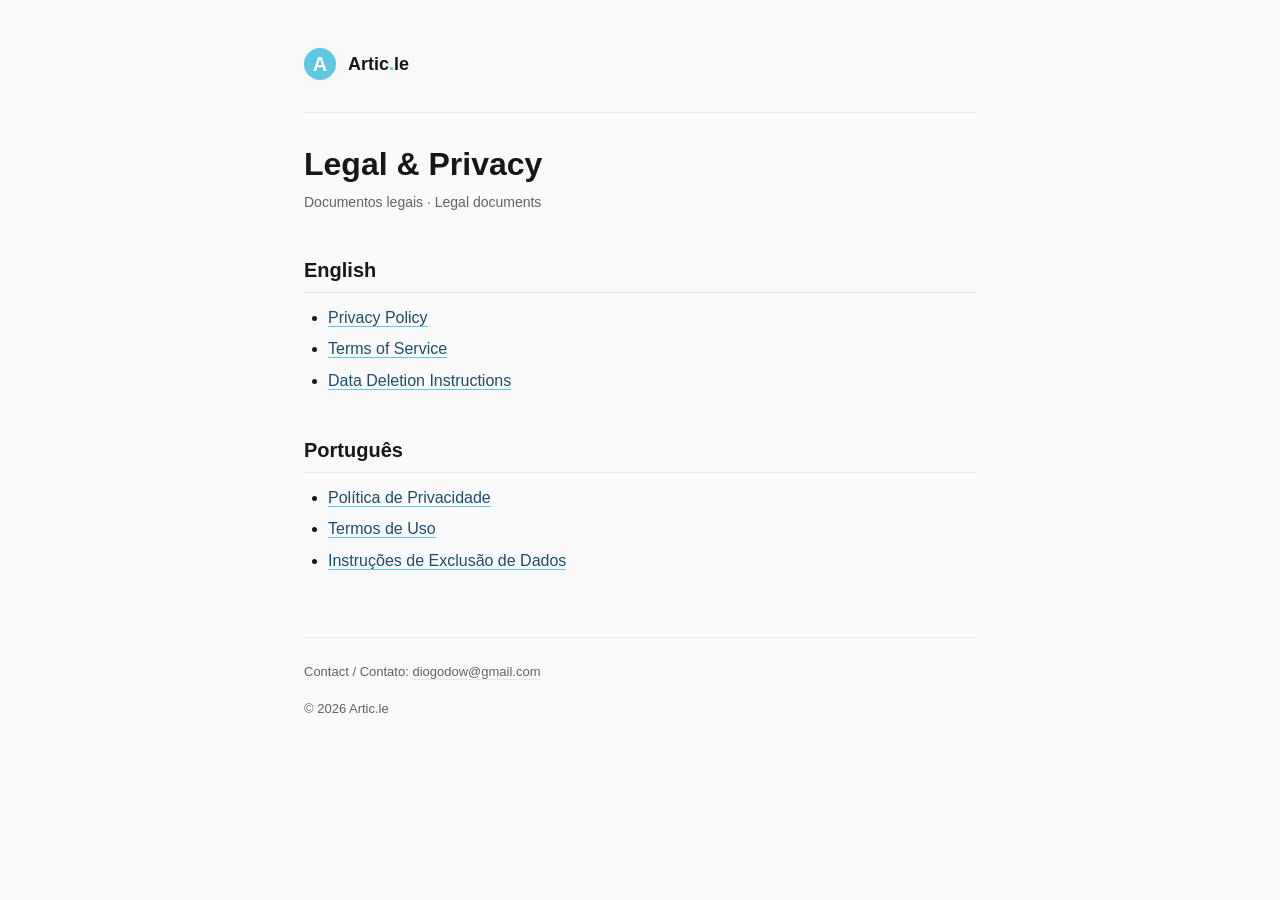
<file: docs/index.html>
<!DOCTYPE html>
<html lang="en">
<head>
<meta charset="UTF-8">
<meta name="viewport" content="width=device-width, initial-scale=1.0">
<title>Artic.le — Legal Documents</title>
<meta name="description" content="Privacy policy, terms of service, and data deletion instructions for Artic.le.">
<link rel="stylesheet" href="./styles.css">
<script>
  // Auto-redirect to preferred language based on browser setting
  (function() {
    var lang = (navigator.language || navigator.userLanguage || 'en').toLowerCase();
    if (lang.indexOf('pt') === 0) {
      // e.g., they landed here from Facebook review looking for /privacy, handle both
      var path = window.location.hash.replace('#', '');
      if (path === 'privacy') { window.location.replace('./pt/politica-de-privacidade.html'); return; }
      if (path === 'terms') { window.location.replace('./pt/termos-de-uso.html'); return; }
      if (path === 'data-deletion') { window.location.replace('./pt/exclusao-de-dados.html'); return; }
    } else {
      var path = window.location.hash.replace('#', '');
      if (path === 'privacy') { window.location.replace('./en/privacy-policy.html'); return; }
      if (path === 'terms') { window.location.replace('./en/terms-of-service.html'); return; }
      if (path === 'data-deletion') { window.location.replace('./en/data-deletion.html'); return; }
    }
  })();
</script>
</head>
<body>
<div class="container">

<header class="brand">
  <span class="brand-mark">A</span>
  <span class="brand-name">Artic<span class="brand-dot">.</span>le</span>
</header>

<h1>Legal &amp; Privacy</h1>
<p class="last-updated">Documentos legais · Legal documents</p>

<h2>English</h2>
<ul>
  <li><a href="./en/privacy-policy.html">Privacy Policy</a></li>
  <li><a href="./en/terms-of-service.html">Terms of Service</a></li>
  <li><a href="./en/data-deletion.html">Data Deletion Instructions</a></li>
</ul>

<h2>Português</h2>
<ul>
  <li><a href="./pt/politica-de-privacidade.html">Política de Privacidade</a></li>
  <li><a href="./pt/termos-de-uso.html">Termos de Uso</a></li>
  <li><a href="./pt/exclusao-de-dados.html">Instruções de Exclusão de Dados</a></li>
</ul>

<footer>
  <p>
    Contact / Contato: <a href="mailto:diogodow@gmail.com">diogodow@gmail.com</a>
  </p>
  <p>
    © 2026 Artic.le
  </p>
</footer>

</div>
</body>
</html>
</file>
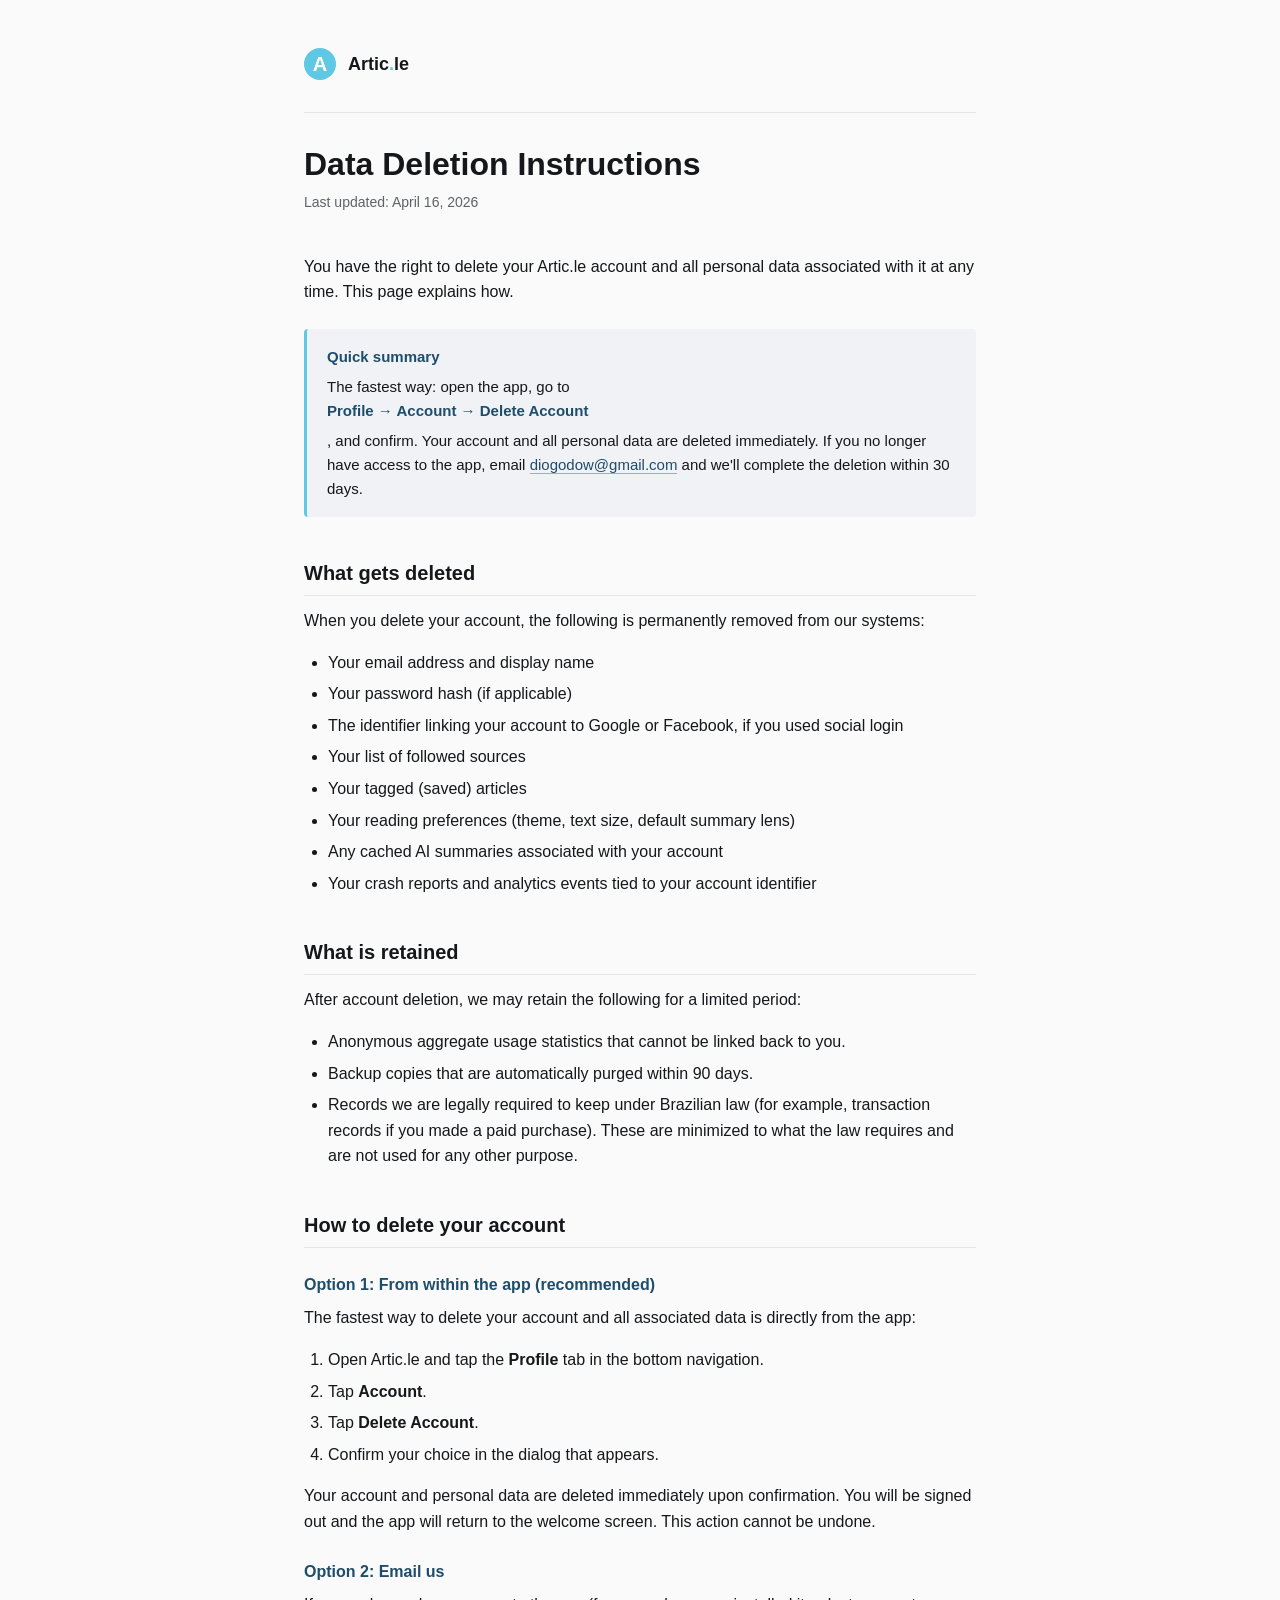
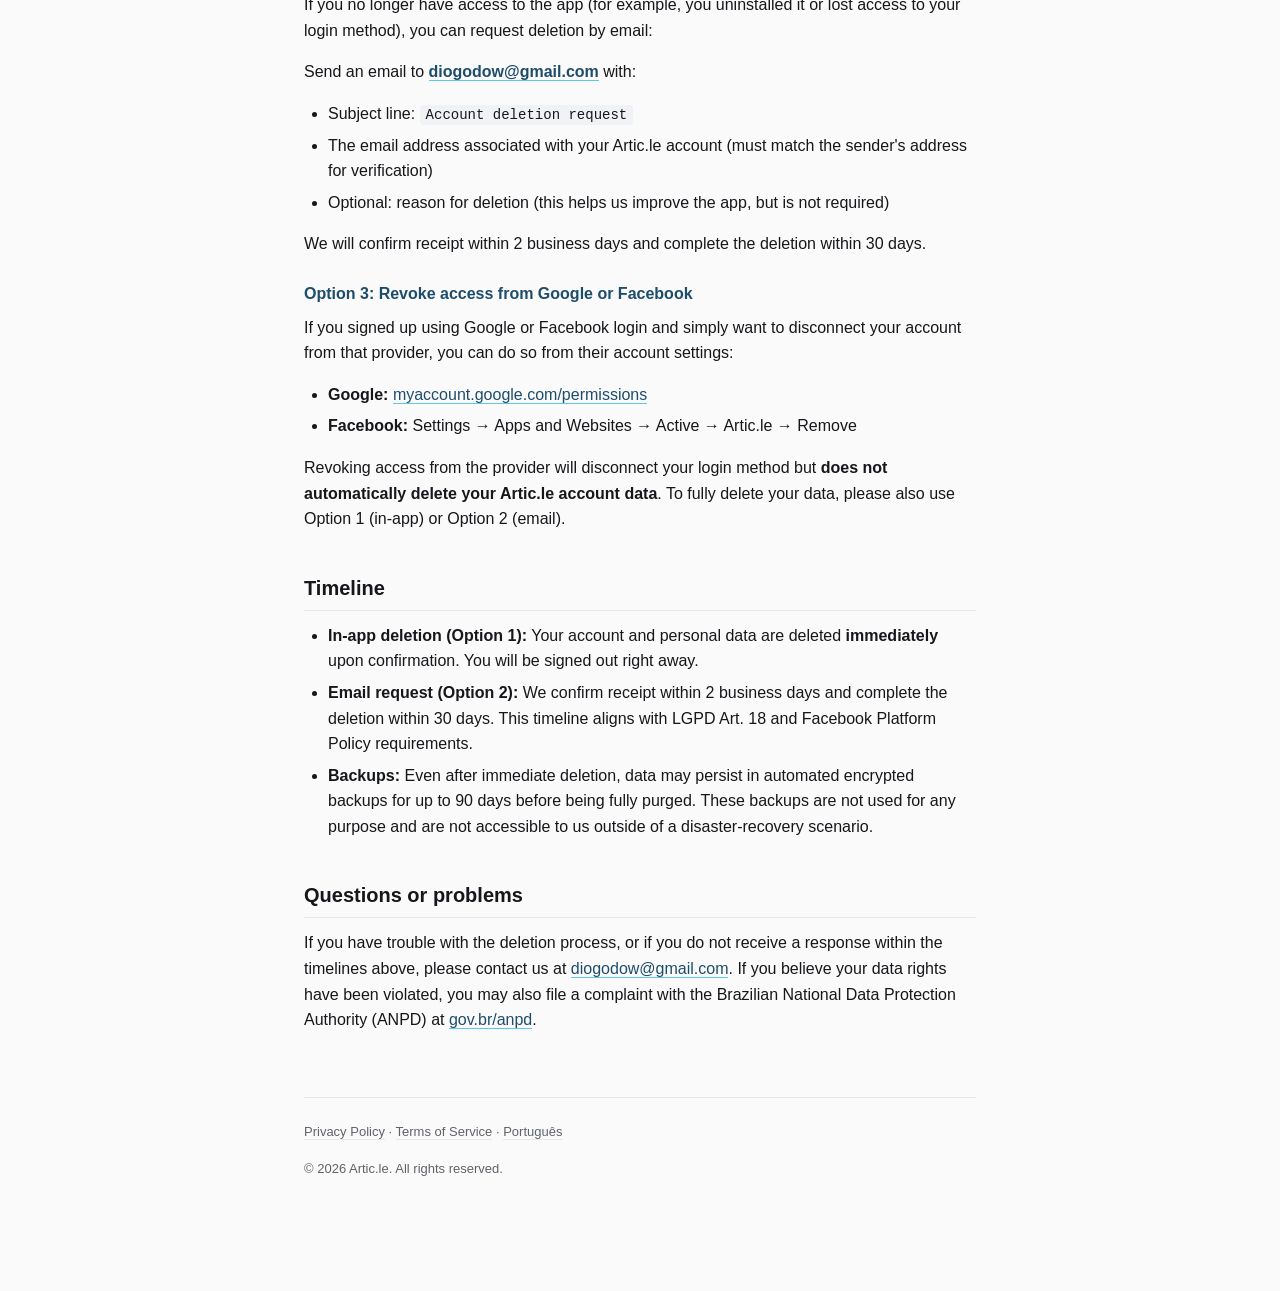
<file: docs/en/data-deletion.html>
<!DOCTYPE html>
<html lang="en">
<head>
<meta charset="UTF-8">
<meta name="viewport" content="width=device-width, initial-scale=1.0">
<title>Data Deletion Instructions — Artic.le</title>
<meta name="description" content="How to delete your Artic.le account and associated data.">
<link rel="stylesheet" href="../styles.css">
</head>
<body>
<div class="container">

<header class="brand">
  <span class="brand-mark">A</span>
  <span class="brand-name">Artic<span class="brand-dot">.</span>le</span>
</header>

<h1>Data Deletion Instructions</h1>
<p class="last-updated">Last updated: April 16, 2026</p>

<p>
You have the right to delete your Artic.le account and all personal data associated with it at any time. This page explains how.
</p>

<div class="callout">
  <strong>Quick summary</strong>
  The fastest way: open the app, go to <strong>Profile → Account → Delete Account</strong>, and confirm. Your account and all personal data are deleted immediately. If you no longer have access to the app, email <a href="mailto:diogodow@gmail.com?subject=Account%20deletion%20request">diogodow@gmail.com</a> and we'll complete the deletion within 30 days.
</div>

<h2>What gets deleted</h2>
<p>When you delete your account, the following is permanently removed from our systems:</p>
<ul>
  <li>Your email address and display name</li>
  <li>Your password hash (if applicable)</li>
  <li>The identifier linking your account to Google or Facebook, if you used social login</li>
  <li>Your list of followed sources</li>
  <li>Your tagged (saved) articles</li>
  <li>Your reading preferences (theme, text size, default summary lens)</li>
  <li>Any cached AI summaries associated with your account</li>
  <li>Your crash reports and analytics events tied to your account identifier</li>
</ul>

<h2>What is retained</h2>
<p>
After account deletion, we may retain the following for a limited period:
</p>
<ul>
  <li>Anonymous aggregate usage statistics that cannot be linked back to you.</li>
  <li>Backup copies that are automatically purged within 90 days.</li>
  <li>Records we are legally required to keep under Brazilian law (for example, transaction records if you made a paid purchase). These are minimized to what the law requires and are not used for any other purpose.</li>
</ul>

<h2>How to delete your account</h2>

<h3>Option 1: From within the app (recommended)</h3>
<p>
The fastest way to delete your account and all associated data is directly from the app:
</p>
<ol>
  <li>Open Artic.le and tap the <strong>Profile</strong> tab in the bottom navigation.</li>
  <li>Tap <strong>Account</strong>.</li>
  <li>Tap <strong>Delete Account</strong>.</li>
  <li>Confirm your choice in the dialog that appears.</li>
</ol>
<p>
Your account and personal data are deleted immediately upon confirmation. You will be signed out and the app will return to the welcome screen. This action cannot be undone.
</p>

<h3>Option 2: Email us</h3>
<p>
If you no longer have access to the app (for example, you uninstalled it or lost access to your login method), you can request deletion by email:
</p>
<p>
Send an email to <strong><a href="mailto:diogodow@gmail.com?subject=Account%20deletion%20request">diogodow@gmail.com</a></strong> with:
</p>
<ul>
  <li>Subject line: <code>Account deletion request</code></li>
  <li>The email address associated with your Artic.le account (must match the sender's address for verification)</li>
  <li>Optional: reason for deletion (this helps us improve the app, but is not required)</li>
</ul>
<p>
We will confirm receipt within 2 business days and complete the deletion within 30 days.
</p>

<h3>Option 3: Revoke access from Google or Facebook</h3>
<p>
If you signed up using Google or Facebook login and simply want to disconnect your account from that provider, you can do so from their account settings:
</p>
<ul>
  <li><strong>Google:</strong> <a href="https://myaccount.google.com/permissions" target="_blank" rel="noopener">myaccount.google.com/permissions</a></li>
  <li><strong>Facebook:</strong> Settings → Apps and Websites → Active → Artic.le → Remove</li>
</ul>
<p>
Revoking access from the provider will disconnect your login method but <strong>does not automatically delete your Artic.le account data</strong>. To fully delete your data, please also use Option 1 (in-app) or Option 2 (email).
</p>

<h2>Timeline</h2>
<ul>
  <li><strong>In-app deletion (Option 1):</strong> Your account and personal data are deleted <strong>immediately</strong> upon confirmation. You will be signed out right away.</li>
  <li><strong>Email request (Option 2):</strong> We confirm receipt within 2 business days and complete the deletion within 30 days. This timeline aligns with LGPD Art. 18 and Facebook Platform Policy requirements.</li>
  <li><strong>Backups:</strong> Even after immediate deletion, data may persist in automated encrypted backups for up to 90 days before being fully purged. These backups are not used for any purpose and are not accessible to us outside of a disaster-recovery scenario.</li>
</ul>

<h2>Questions or problems</h2>
<p>
If you have trouble with the deletion process, or if you do not receive a response within the timelines above, please contact us at <a href="mailto:diogodow@gmail.com">diogodow@gmail.com</a>. If you believe your data rights have been violated, you may also file a complaint with the Brazilian National Data Protection Authority (ANPD) at <a href="https://www.gov.br/anpd/" target="_blank" rel="noopener">gov.br/anpd</a>.
</p>

<footer>
  <p>
    <a href="./privacy-policy.html">Privacy Policy</a> · <a href="./terms-of-service.html">Terms of Service</a> · <a href="../pt/exclusao-de-dados.html">Português</a>
  </p>
  <p>
    © 2026 Artic.le. All rights reserved.
  </p>
</footer>

</div>
</body>
</html>
</file>
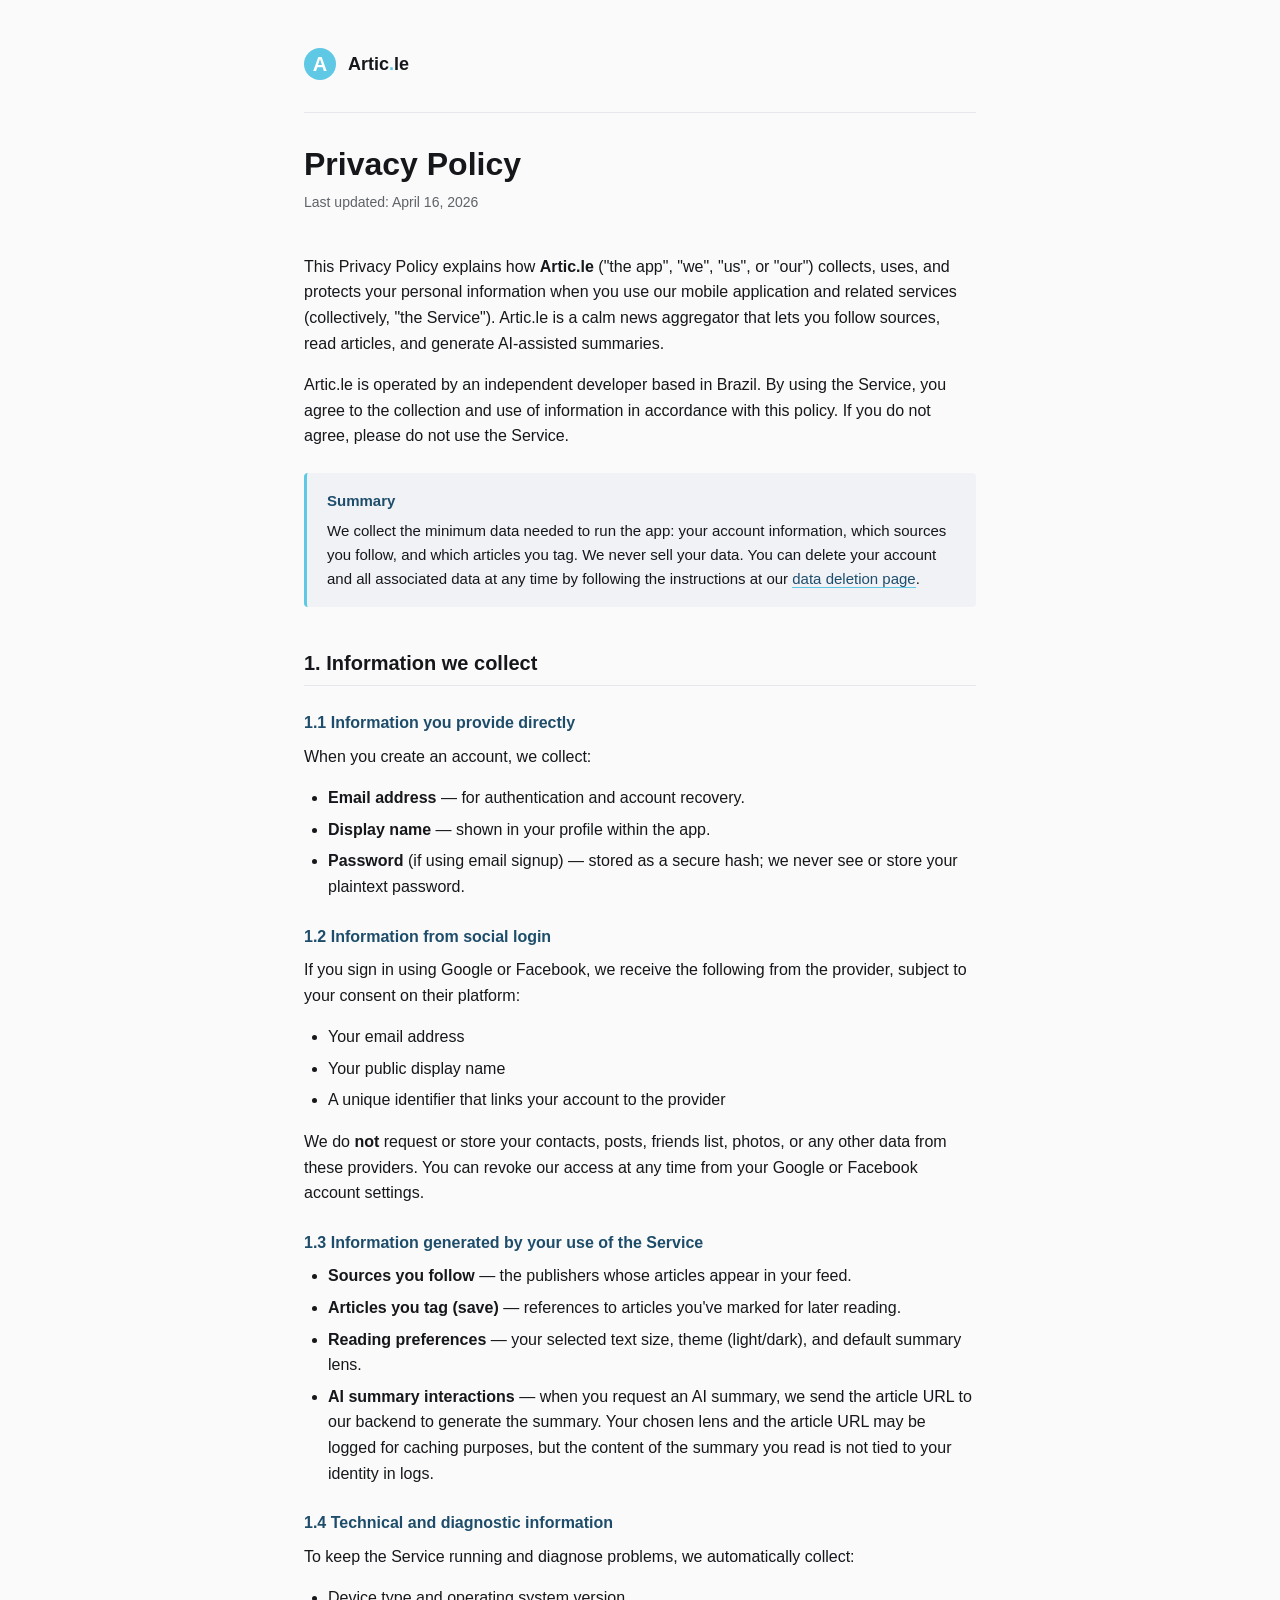
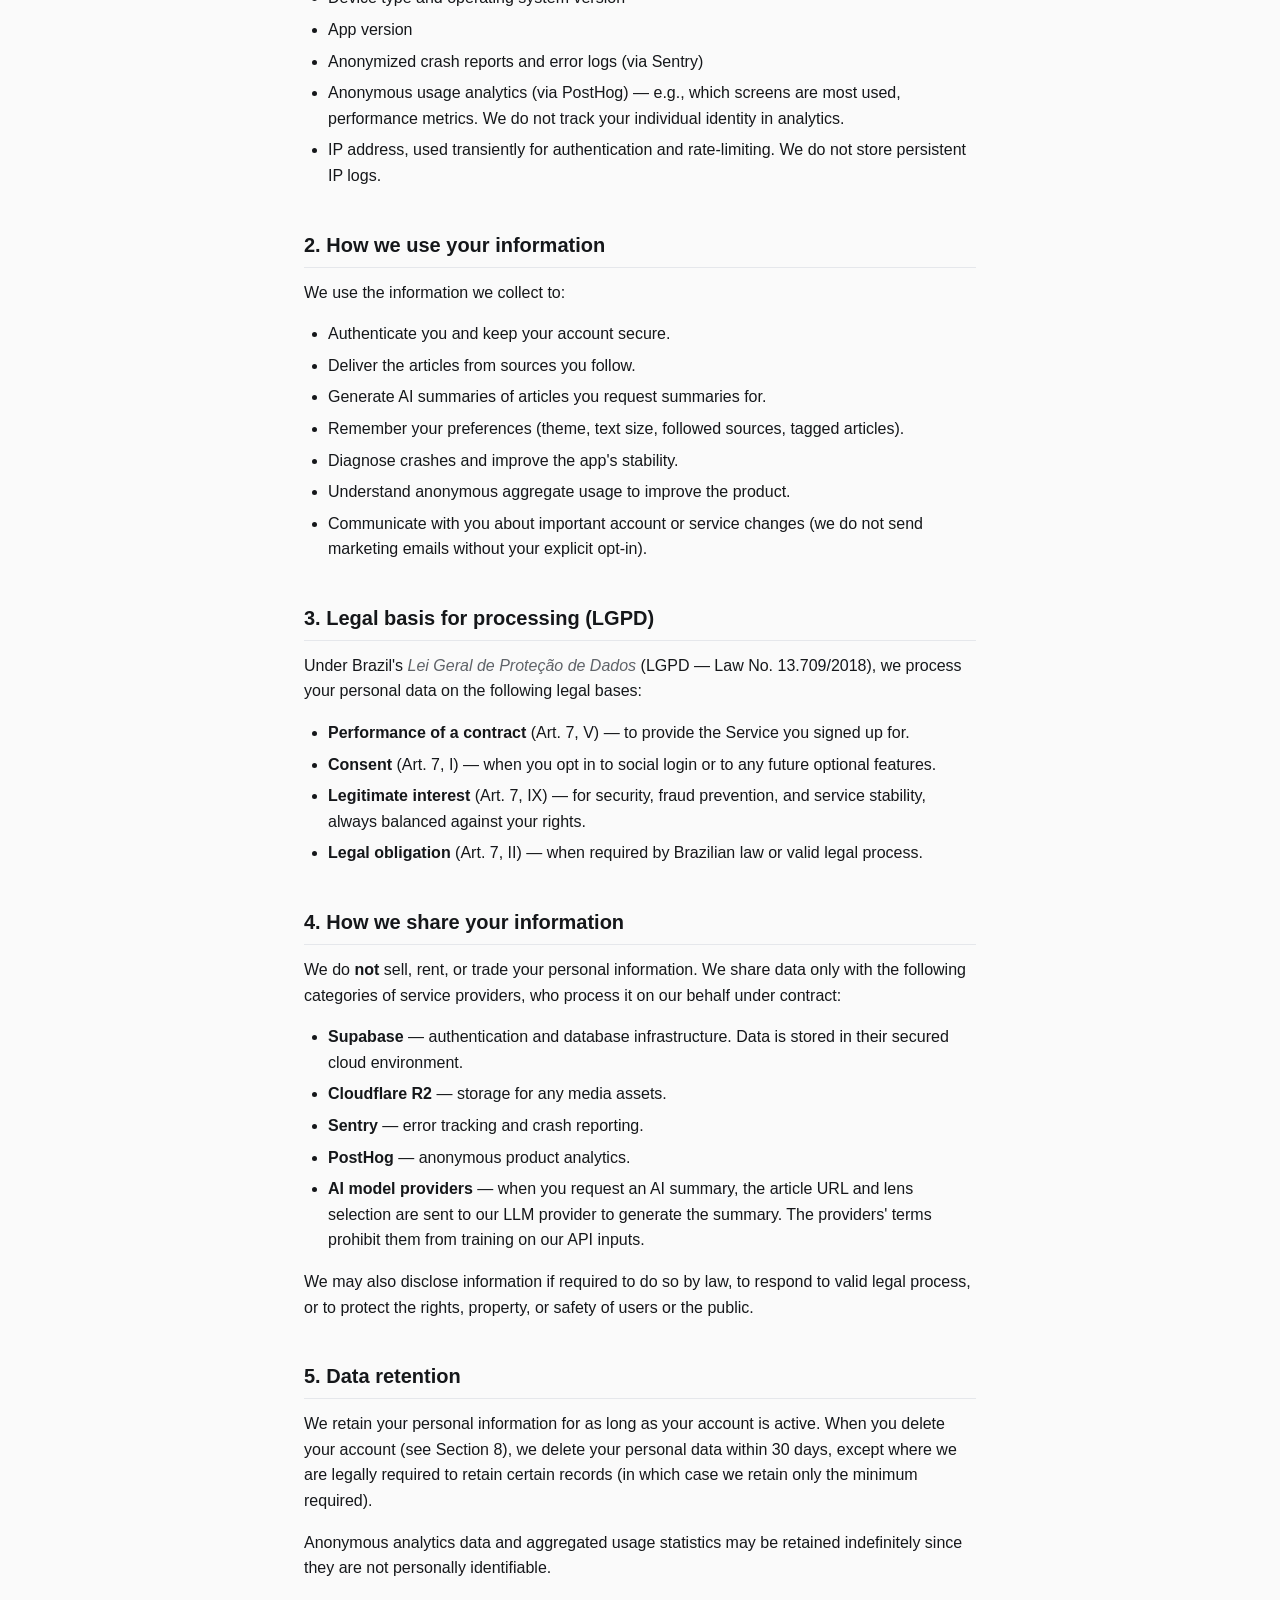
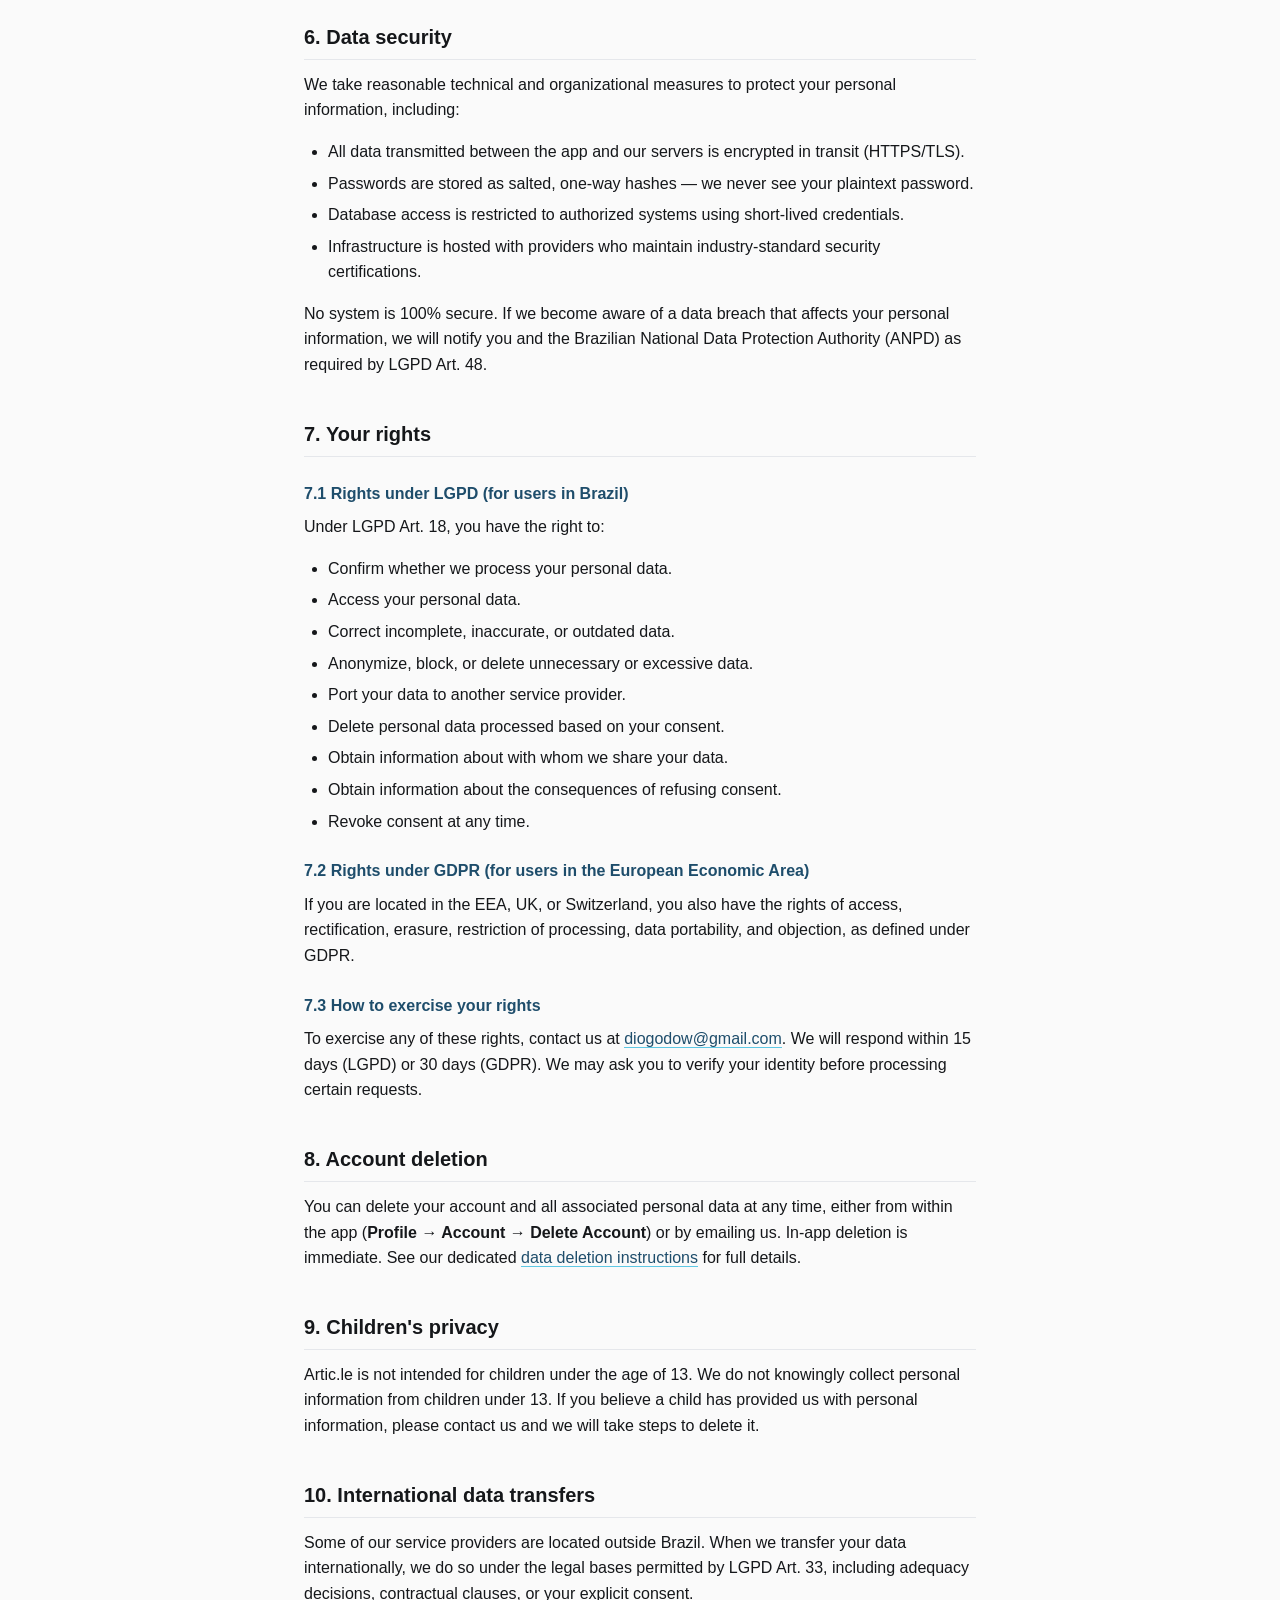
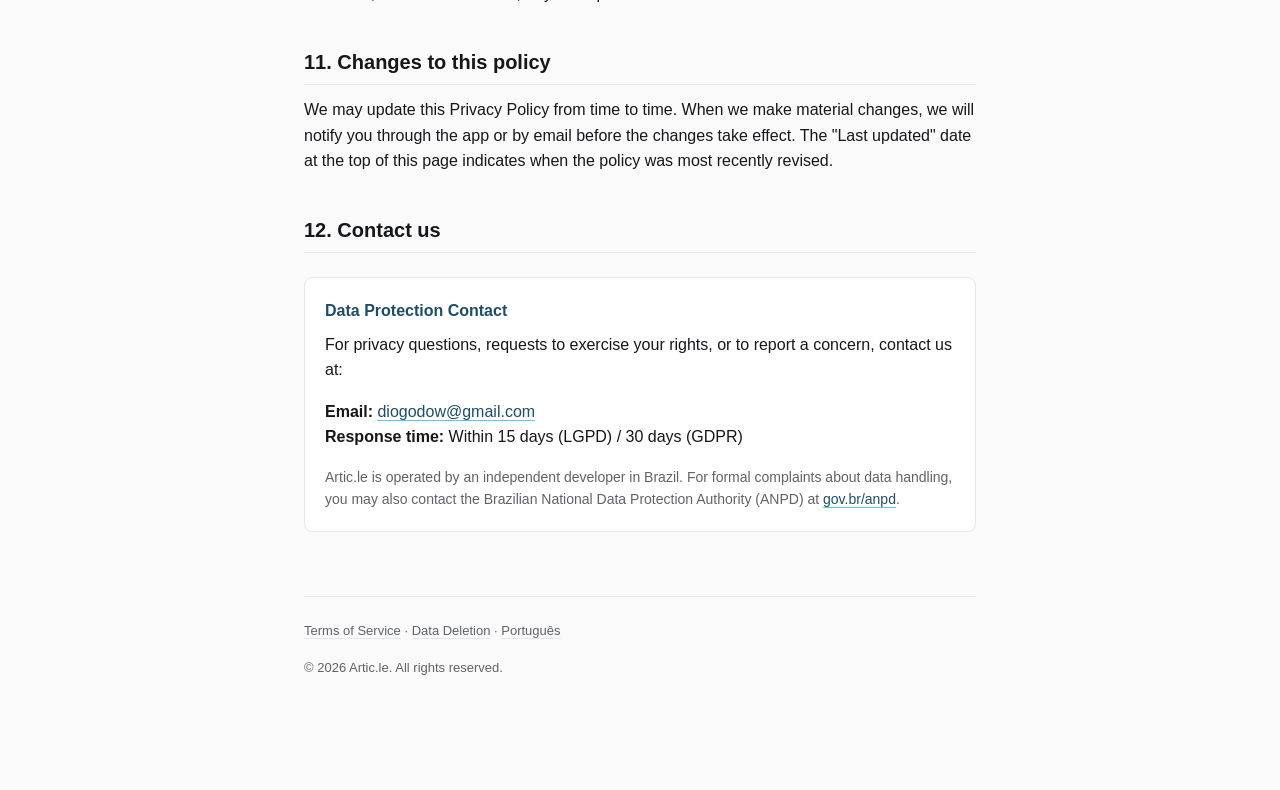
<file: docs/en/privacy-policy.html>
<!DOCTYPE html>
<html lang="en">
<head>
<meta charset="UTF-8">
<meta name="viewport" content="width=device-width, initial-scale=1.0">
<title>Privacy Policy — Artic.le</title>
<meta name="description" content="Privacy Policy for Artic.le, a calm news aggregator app.">
<link rel="stylesheet" href="../styles.css">
</head>
<body>
<div class="container">

<header class="brand">
  <span class="brand-mark">A</span>
  <span class="brand-name">Artic<span class="brand-dot">.</span>le</span>
</header>

<h1>Privacy Policy</h1>
<p class="last-updated">Last updated: April 16, 2026</p>

<p>
This Privacy Policy explains how <strong>Artic.le</strong> ("the app", "we", "us", or "our") collects, uses, and protects your personal information when you use our mobile application and related services (collectively, "the Service"). Artic.le is a calm news aggregator that lets you follow sources, read articles, and generate AI-assisted summaries.
</p>

<p>
Artic.le is operated by an independent developer based in Brazil. By using the Service, you agree to the collection and use of information in accordance with this policy. If you do not agree, please do not use the Service.
</p>

<div class="callout">
  <strong>Summary</strong>
  We collect the minimum data needed to run the app: your account information, which sources you follow, and which articles you tag. We never sell your data. You can delete your account and all associated data at any time by following the instructions at our <a href="./data-deletion.html">data deletion page</a>.
</div>

<h2>1. Information we collect</h2>

<h3>1.1 Information you provide directly</h3>
<p>When you create an account, we collect:</p>
<ul>
  <li><strong>Email address</strong> — for authentication and account recovery.</li>
  <li><strong>Display name</strong> — shown in your profile within the app.</li>
  <li><strong>Password</strong> (if using email signup) — stored as a secure hash; we never see or store your plaintext password.</li>
</ul>

<h3>1.2 Information from social login</h3>
<p>
If you sign in using Google or Facebook, we receive the following from the provider, subject to your consent on their platform:
</p>
<ul>
  <li>Your email address</li>
  <li>Your public display name</li>
  <li>A unique identifier that links your account to the provider</li>
</ul>
<p>
We do <strong>not</strong> request or store your contacts, posts, friends list, photos, or any other data from these providers. You can revoke our access at any time from your Google or Facebook account settings.
</p>

<h3>1.3 Information generated by your use of the Service</h3>
<ul>
  <li><strong>Sources you follow</strong> — the publishers whose articles appear in your feed.</li>
  <li><strong>Articles you tag (save)</strong> — references to articles you've marked for later reading.</li>
  <li><strong>Reading preferences</strong> — your selected text size, theme (light/dark), and default summary lens.</li>
  <li><strong>AI summary interactions</strong> — when you request an AI summary, we send the article URL to our backend to generate the summary. Your chosen lens and the article URL may be logged for caching purposes, but the content of the summary you read is not tied to your identity in logs.</li>
</ul>

<h3>1.4 Technical and diagnostic information</h3>
<p>To keep the Service running and diagnose problems, we automatically collect:</p>
<ul>
  <li>Device type and operating system version</li>
  <li>App version</li>
  <li>Anonymized crash reports and error logs (via Sentry)</li>
  <li>Anonymous usage analytics (via PostHog) — e.g., which screens are most used, performance metrics. We do not track your individual identity in analytics.</li>
  <li>IP address, used transiently for authentication and rate-limiting. We do not store persistent IP logs.</li>
</ul>

<h2>2. How we use your information</h2>
<p>We use the information we collect to:</p>
<ul>
  <li>Authenticate you and keep your account secure.</li>
  <li>Deliver the articles from sources you follow.</li>
  <li>Generate AI summaries of articles you request summaries for.</li>
  <li>Remember your preferences (theme, text size, followed sources, tagged articles).</li>
  <li>Diagnose crashes and improve the app's stability.</li>
  <li>Understand anonymous aggregate usage to improve the product.</li>
  <li>Communicate with you about important account or service changes (we do not send marketing emails without your explicit opt-in).</li>
</ul>

<h2>3. Legal basis for processing (LGPD)</h2>
<p>
Under Brazil's <em>Lei Geral de Proteção de Dados</em> (LGPD — Law No. 13.709/2018), we process your personal data on the following legal bases:
</p>
<ul>
  <li><strong>Performance of a contract</strong> (Art. 7, V) — to provide the Service you signed up for.</li>
  <li><strong>Consent</strong> (Art. 7, I) — when you opt in to social login or to any future optional features.</li>
  <li><strong>Legitimate interest</strong> (Art. 7, IX) — for security, fraud prevention, and service stability, always balanced against your rights.</li>
  <li><strong>Legal obligation</strong> (Art. 7, II) — when required by Brazilian law or valid legal process.</li>
</ul>

<h2>4. How we share your information</h2>
<p>
We do <strong>not</strong> sell, rent, or trade your personal information. We share data only with the following categories of service providers, who process it on our behalf under contract:
</p>
<ul>
  <li><strong>Supabase</strong> — authentication and database infrastructure. Data is stored in their secured cloud environment.</li>
  <li><strong>Cloudflare R2</strong> — storage for any media assets.</li>
  <li><strong>Sentry</strong> — error tracking and crash reporting.</li>
  <li><strong>PostHog</strong> — anonymous product analytics.</li>
  <li><strong>AI model providers</strong> — when you request an AI summary, the article URL and lens selection are sent to our LLM provider to generate the summary. The providers' terms prohibit them from training on our API inputs.</li>
</ul>
<p>
We may also disclose information if required to do so by law, to respond to valid legal process, or to protect the rights, property, or safety of users or the public.
</p>

<h2>5. Data retention</h2>
<p>
We retain your personal information for as long as your account is active. When you delete your account (see Section 8), we delete your personal data within 30 days, except where we are legally required to retain certain records (in which case we retain only the minimum required).
</p>
<p>
Anonymous analytics data and aggregated usage statistics may be retained indefinitely since they are not personally identifiable.
</p>

<h2>6. Data security</h2>
<p>
We take reasonable technical and organizational measures to protect your personal information, including:
</p>
<ul>
  <li>All data transmitted between the app and our servers is encrypted in transit (HTTPS/TLS).</li>
  <li>Passwords are stored as salted, one-way hashes — we never see your plaintext password.</li>
  <li>Database access is restricted to authorized systems using short-lived credentials.</li>
  <li>Infrastructure is hosted with providers who maintain industry-standard security certifications.</li>
</ul>
<p>
No system is 100% secure. If we become aware of a data breach that affects your personal information, we will notify you and the Brazilian National Data Protection Authority (ANPD) as required by LGPD Art. 48.
</p>

<h2>7. Your rights</h2>

<h3>7.1 Rights under LGPD (for users in Brazil)</h3>
<p>Under LGPD Art. 18, you have the right to:</p>
<ul>
  <li>Confirm whether we process your personal data.</li>
  <li>Access your personal data.</li>
  <li>Correct incomplete, inaccurate, or outdated data.</li>
  <li>Anonymize, block, or delete unnecessary or excessive data.</li>
  <li>Port your data to another service provider.</li>
  <li>Delete personal data processed based on your consent.</li>
  <li>Obtain information about with whom we share your data.</li>
  <li>Obtain information about the consequences of refusing consent.</li>
  <li>Revoke consent at any time.</li>
</ul>

<h3>7.2 Rights under GDPR (for users in the European Economic Area)</h3>
<p>If you are located in the EEA, UK, or Switzerland, you also have the rights of access, rectification, erasure, restriction of processing, data portability, and objection, as defined under GDPR.</p>

<h3>7.3 How to exercise your rights</h3>
<p>
To exercise any of these rights, contact us at <a href="mailto:diogodow@gmail.com">diogodow@gmail.com</a>. We will respond within 15 days (LGPD) or 30 days (GDPR). We may ask you to verify your identity before processing certain requests.
</p>

<h2>8. Account deletion</h2>
<p>
You can delete your account and all associated personal data at any time, either from within the app (<strong>Profile → Account → Delete Account</strong>) or by emailing us. In-app deletion is immediate. See our dedicated <a href="./data-deletion.html">data deletion instructions</a> for full details.
</p>

<h2>9. Children's privacy</h2>
<p>
Artic.le is not intended for children under the age of 13. We do not knowingly collect personal information from children under 13. If you believe a child has provided us with personal information, please contact us and we will take steps to delete it.
</p>

<h2>10. International data transfers</h2>
<p>
Some of our service providers are located outside Brazil. When we transfer your data internationally, we do so under the legal bases permitted by LGPD Art. 33, including adequacy decisions, contractual clauses, or your explicit consent.
</p>

<h2>11. Changes to this policy</h2>
<p>
We may update this Privacy Policy from time to time. When we make material changes, we will notify you through the app or by email before the changes take effect. The "Last updated" date at the top of this page indicates when the policy was most recently revised.
</p>

<h2>12. Contact us</h2>
<div class="contact-block">
  <h3>Data Protection Contact</h3>
  <p>
    For privacy questions, requests to exercise your rights, or to report a concern, contact us at:
  </p>
  <p>
    <strong>Email:</strong> <a href="mailto:diogodow@gmail.com">diogodow@gmail.com</a><br>
    <strong>Response time:</strong> Within 15 days (LGPD) / 30 days (GDPR)
  </p>
  <p style="font-size: 14px; color: var(--text-secondary); margin-top: 16px; margin-bottom: 0;">
    Artic.le is operated by an independent developer in Brazil. For formal complaints about data handling, you may also contact the Brazilian National Data Protection Authority (ANPD) at <a href="https://www.gov.br/anpd/" target="_blank" rel="noopener">gov.br/anpd</a>.
  </p>
</div>

<footer>
  <p>
    <a href="./terms-of-service.html">Terms of Service</a> · <a href="./data-deletion.html">Data Deletion</a> · <a href="../pt/politica-de-privacidade.html">Português</a>
  </p>
  <p>
    © 2026 Artic.le. All rights reserved.
  </p>
</footer>

</div>
</body>
</html>
</file>
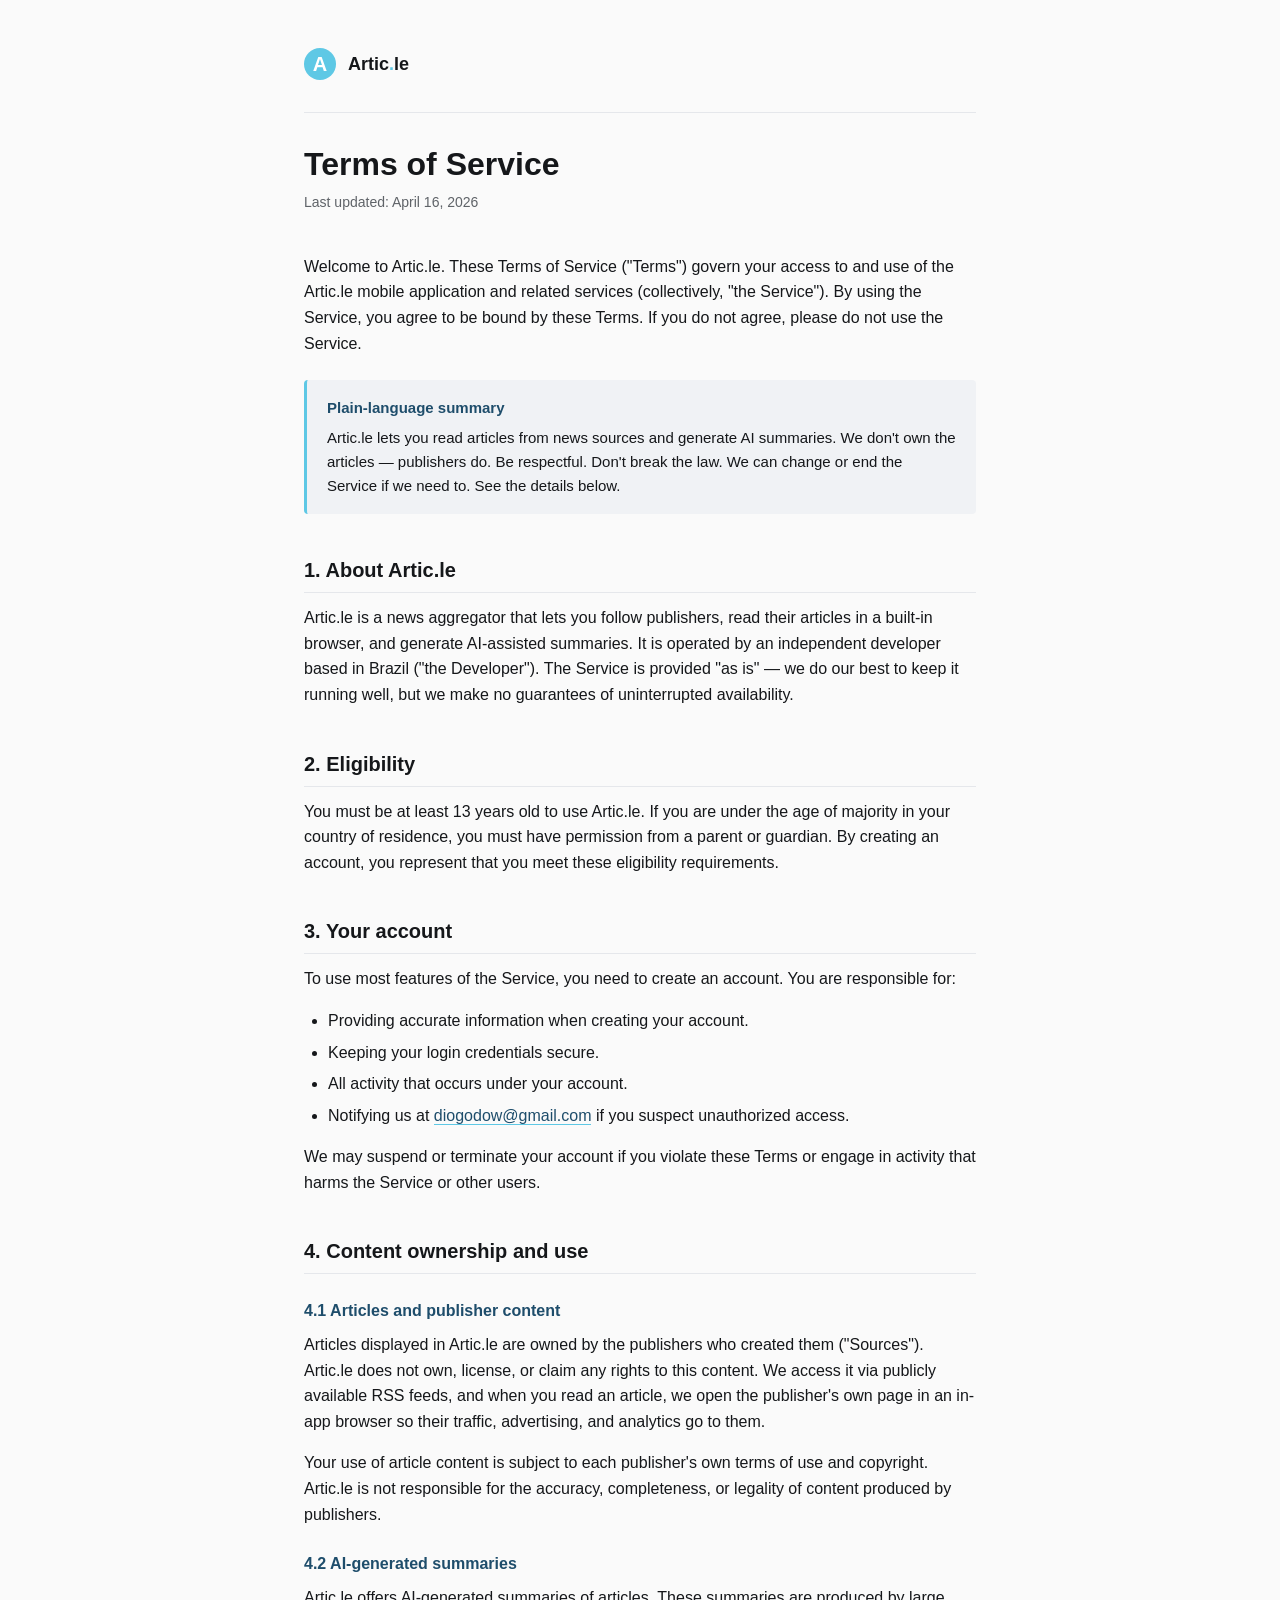
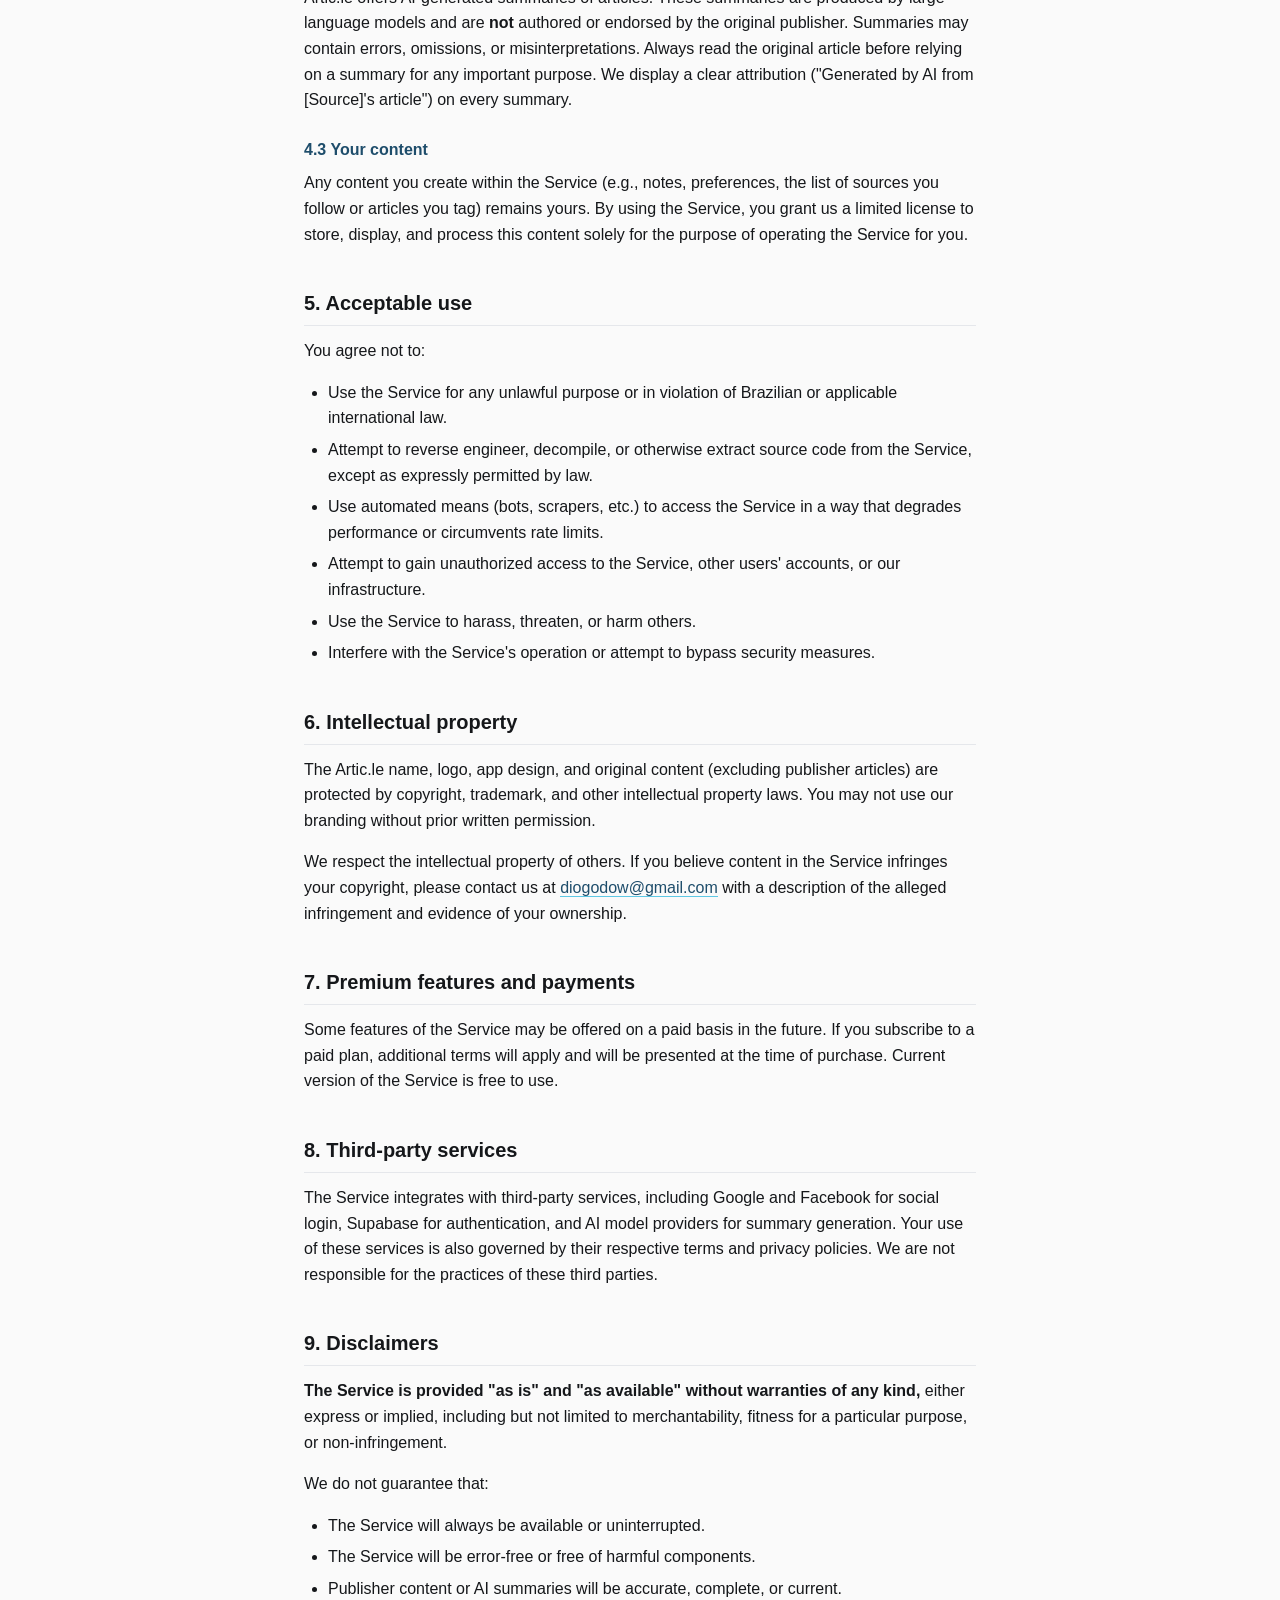
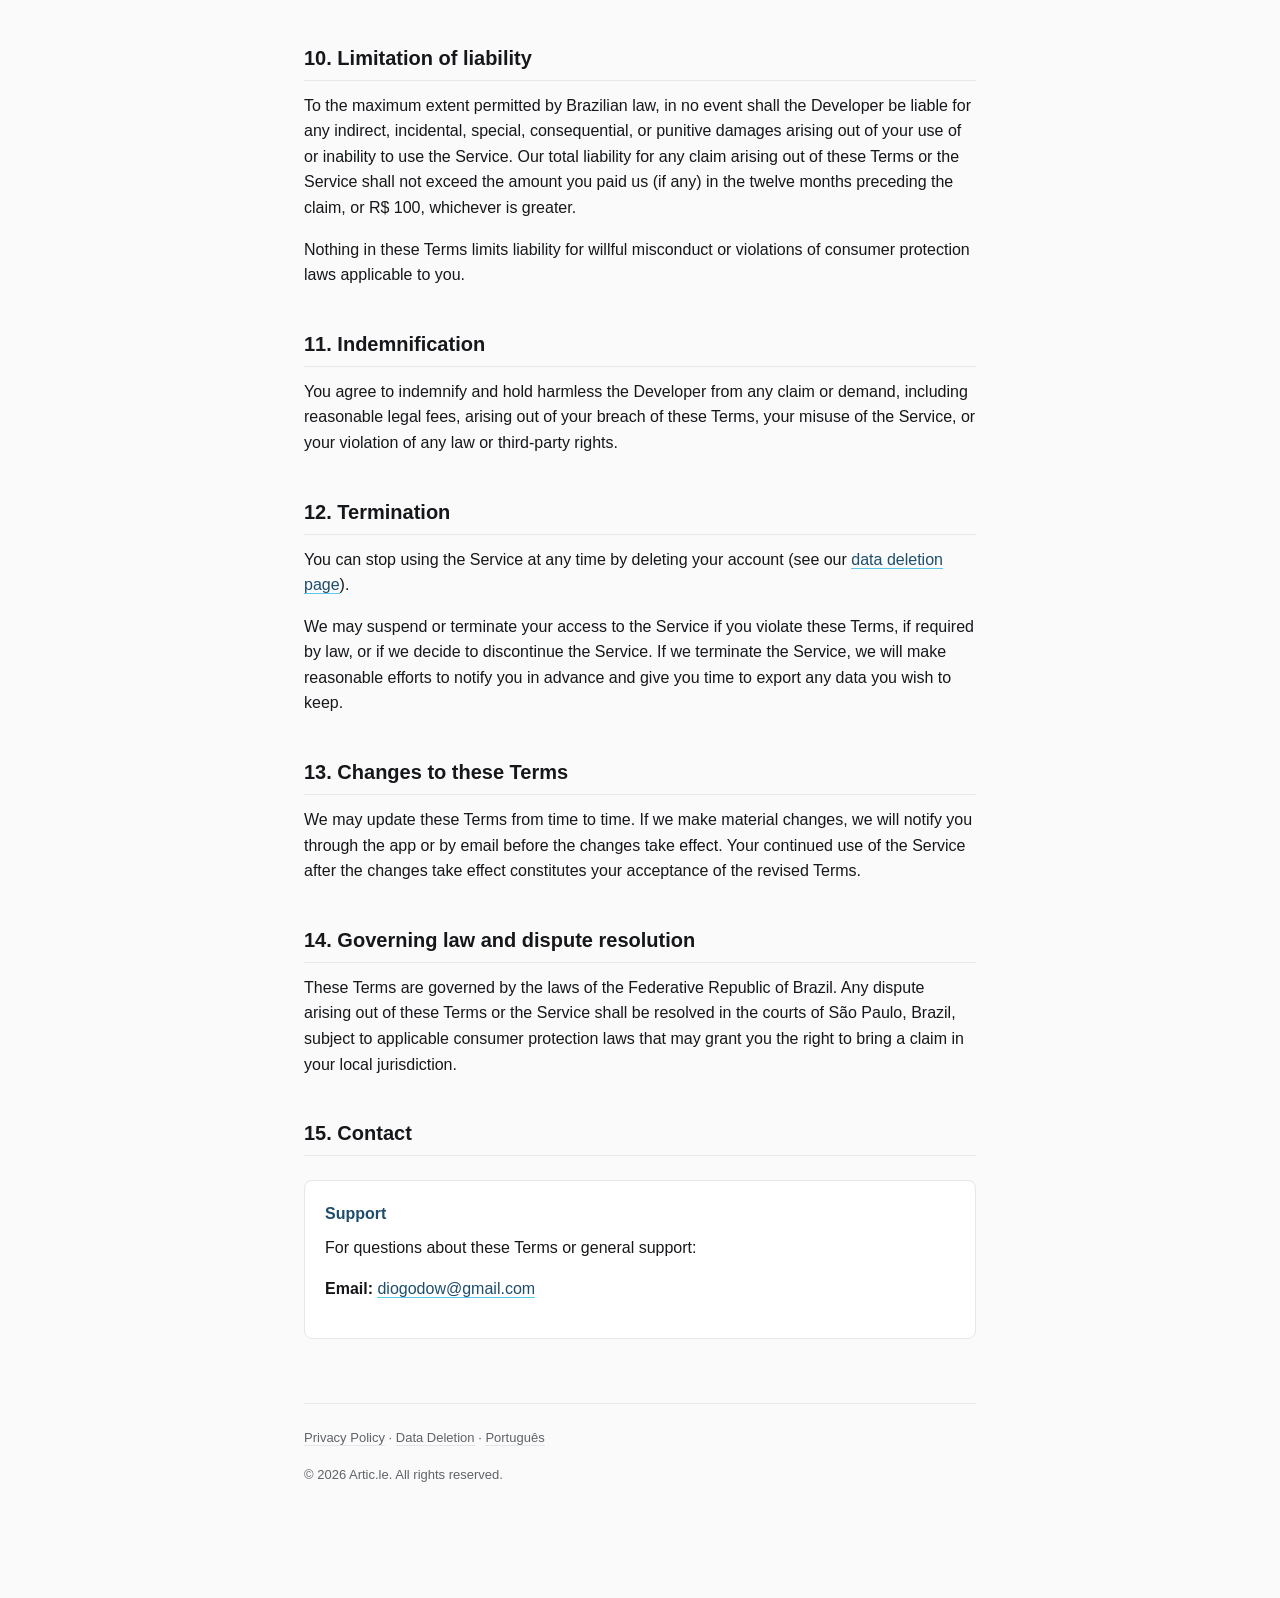
<file: docs/en/terms-of-service.html>
<!DOCTYPE html>
<html lang="en">
<head>
<meta charset="UTF-8">
<meta name="viewport" content="width=device-width, initial-scale=1.0">
<title>Terms of Service — Artic.le</title>
<meta name="description" content="Terms of Service for Artic.le, a calm news aggregator app.">
<link rel="stylesheet" href="../styles.css">
</head>
<body>
<div class="container">

<header class="brand">
  <span class="brand-mark">A</span>
  <span class="brand-name">Artic<span class="brand-dot">.</span>le</span>
</header>

<h1>Terms of Service</h1>
<p class="last-updated">Last updated: April 16, 2026</p>

<p>
Welcome to Artic.le. These Terms of Service ("Terms") govern your access to and use of the Artic.le mobile application and related services (collectively, "the Service"). By using the Service, you agree to be bound by these Terms. If you do not agree, please do not use the Service.
</p>

<div class="callout">
  <strong>Plain-language summary</strong>
  Artic.le lets you read articles from news sources and generate AI summaries. We don't own the articles — publishers do. Be respectful. Don't break the law. We can change or end the Service if we need to. See the details below.
</div>

<h2>1. About Artic.le</h2>
<p>
Artic.le is a news aggregator that lets you follow publishers, read their articles in a built-in browser, and generate AI-assisted summaries. It is operated by an independent developer based in Brazil ("the Developer"). The Service is provided "as is" — we do our best to keep it running well, but we make no guarantees of uninterrupted availability.
</p>

<h2>2. Eligibility</h2>
<p>
You must be at least 13 years old to use Artic.le. If you are under the age of majority in your country of residence, you must have permission from a parent or guardian. By creating an account, you represent that you meet these eligibility requirements.
</p>

<h2>3. Your account</h2>
<p>
To use most features of the Service, you need to create an account. You are responsible for:
</p>
<ul>
  <li>Providing accurate information when creating your account.</li>
  <li>Keeping your login credentials secure.</li>
  <li>All activity that occurs under your account.</li>
  <li>Notifying us at <a href="mailto:diogodow@gmail.com">diogodow@gmail.com</a> if you suspect unauthorized access.</li>
</ul>
<p>
We may suspend or terminate your account if you violate these Terms or engage in activity that harms the Service or other users.
</p>

<h2>4. Content ownership and use</h2>

<h3>4.1 Articles and publisher content</h3>
<p>
Articles displayed in Artic.le are owned by the publishers who created them ("Sources"). Artic.le does not own, license, or claim any rights to this content. We access it via publicly available RSS feeds, and when you read an article, we open the publisher's own page in an in-app browser so their traffic, advertising, and analytics go to them.
</p>
<p>
Your use of article content is subject to each publisher's own terms of use and copyright. Artic.le is not responsible for the accuracy, completeness, or legality of content produced by publishers.
</p>

<h3>4.2 AI-generated summaries</h3>
<p>
Artic.le offers AI-generated summaries of articles. These summaries are produced by large language models and are <strong>not</strong> authored or endorsed by the original publisher. Summaries may contain errors, omissions, or misinterpretations. Always read the original article before relying on a summary for any important purpose. We display a clear attribution ("Generated by AI from [Source]'s article") on every summary.
</p>

<h3>4.3 Your content</h3>
<p>
Any content you create within the Service (e.g., notes, preferences, the list of sources you follow or articles you tag) remains yours. By using the Service, you grant us a limited license to store, display, and process this content solely for the purpose of operating the Service for you.
</p>

<h2>5. Acceptable use</h2>
<p>You agree not to:</p>
<ul>
  <li>Use the Service for any unlawful purpose or in violation of Brazilian or applicable international law.</li>
  <li>Attempt to reverse engineer, decompile, or otherwise extract source code from the Service, except as expressly permitted by law.</li>
  <li>Use automated means (bots, scrapers, etc.) to access the Service in a way that degrades performance or circumvents rate limits.</li>
  <li>Attempt to gain unauthorized access to the Service, other users' accounts, or our infrastructure.</li>
  <li>Use the Service to harass, threaten, or harm others.</li>
  <li>Interfere with the Service's operation or attempt to bypass security measures.</li>
</ul>

<h2>6. Intellectual property</h2>
<p>
The Artic.le name, logo, app design, and original content (excluding publisher articles) are protected by copyright, trademark, and other intellectual property laws. You may not use our branding without prior written permission.
</p>
<p>
We respect the intellectual property of others. If you believe content in the Service infringes your copyright, please contact us at <a href="mailto:diogodow@gmail.com">diogodow@gmail.com</a> with a description of the alleged infringement and evidence of your ownership.
</p>

<h2>7. Premium features and payments</h2>
<p>
Some features of the Service may be offered on a paid basis in the future. If you subscribe to a paid plan, additional terms will apply and will be presented at the time of purchase. Current version of the Service is free to use.
</p>

<h2>8. Third-party services</h2>
<p>
The Service integrates with third-party services, including Google and Facebook for social login, Supabase for authentication, and AI model providers for summary generation. Your use of these services is also governed by their respective terms and privacy policies. We are not responsible for the practices of these third parties.
</p>

<h2>9. Disclaimers</h2>
<p>
<strong>The Service is provided "as is" and "as available" without warranties of any kind,</strong> either express or implied, including but not limited to merchantability, fitness for a particular purpose, or non-infringement.
</p>
<p>
We do not guarantee that:
</p>
<ul>
  <li>The Service will always be available or uninterrupted.</li>
  <li>The Service will be error-free or free of harmful components.</li>
  <li>Publisher content or AI summaries will be accurate, complete, or current.</li>
</ul>

<h2>10. Limitation of liability</h2>
<p>
To the maximum extent permitted by Brazilian law, in no event shall the Developer be liable for any indirect, incidental, special, consequential, or punitive damages arising out of your use of or inability to use the Service. Our total liability for any claim arising out of these Terms or the Service shall not exceed the amount you paid us (if any) in the twelve months preceding the claim, or R$ 100, whichever is greater.
</p>
<p>
Nothing in these Terms limits liability for willful misconduct or violations of consumer protection laws applicable to you.
</p>

<h2>11. Indemnification</h2>
<p>
You agree to indemnify and hold harmless the Developer from any claim or demand, including reasonable legal fees, arising out of your breach of these Terms, your misuse of the Service, or your violation of any law or third-party rights.
</p>

<h2>12. Termination</h2>
<p>
You can stop using the Service at any time by deleting your account (see our <a href="./data-deletion.html">data deletion page</a>).
</p>
<p>
We may suspend or terminate your access to the Service if you violate these Terms, if required by law, or if we decide to discontinue the Service. If we terminate the Service, we will make reasonable efforts to notify you in advance and give you time to export any data you wish to keep.
</p>

<h2>13. Changes to these Terms</h2>
<p>
We may update these Terms from time to time. If we make material changes, we will notify you through the app or by email before the changes take effect. Your continued use of the Service after the changes take effect constitutes your acceptance of the revised Terms.
</p>

<h2>14. Governing law and dispute resolution</h2>
<p>
These Terms are governed by the laws of the Federative Republic of Brazil. Any dispute arising out of these Terms or the Service shall be resolved in the courts of São Paulo, Brazil, subject to applicable consumer protection laws that may grant you the right to bring a claim in your local jurisdiction.
</p>

<h2>15. Contact</h2>
<div class="contact-block">
  <h3>Support</h3>
  <p>
    For questions about these Terms or general support:
  </p>
  <p>
    <strong>Email:</strong> <a href="mailto:diogodow@gmail.com">diogodow@gmail.com</a>
  </p>
</div>

<footer>
  <p>
    <a href="./privacy-policy.html">Privacy Policy</a> · <a href="./data-deletion.html">Data Deletion</a> · <a href="../pt/termos-de-uso.html">Português</a>
  </p>
  <p>
    © 2026 Artic.le. All rights reserved.
  </p>
</footer>

</div>
</body>
</html>
</file>
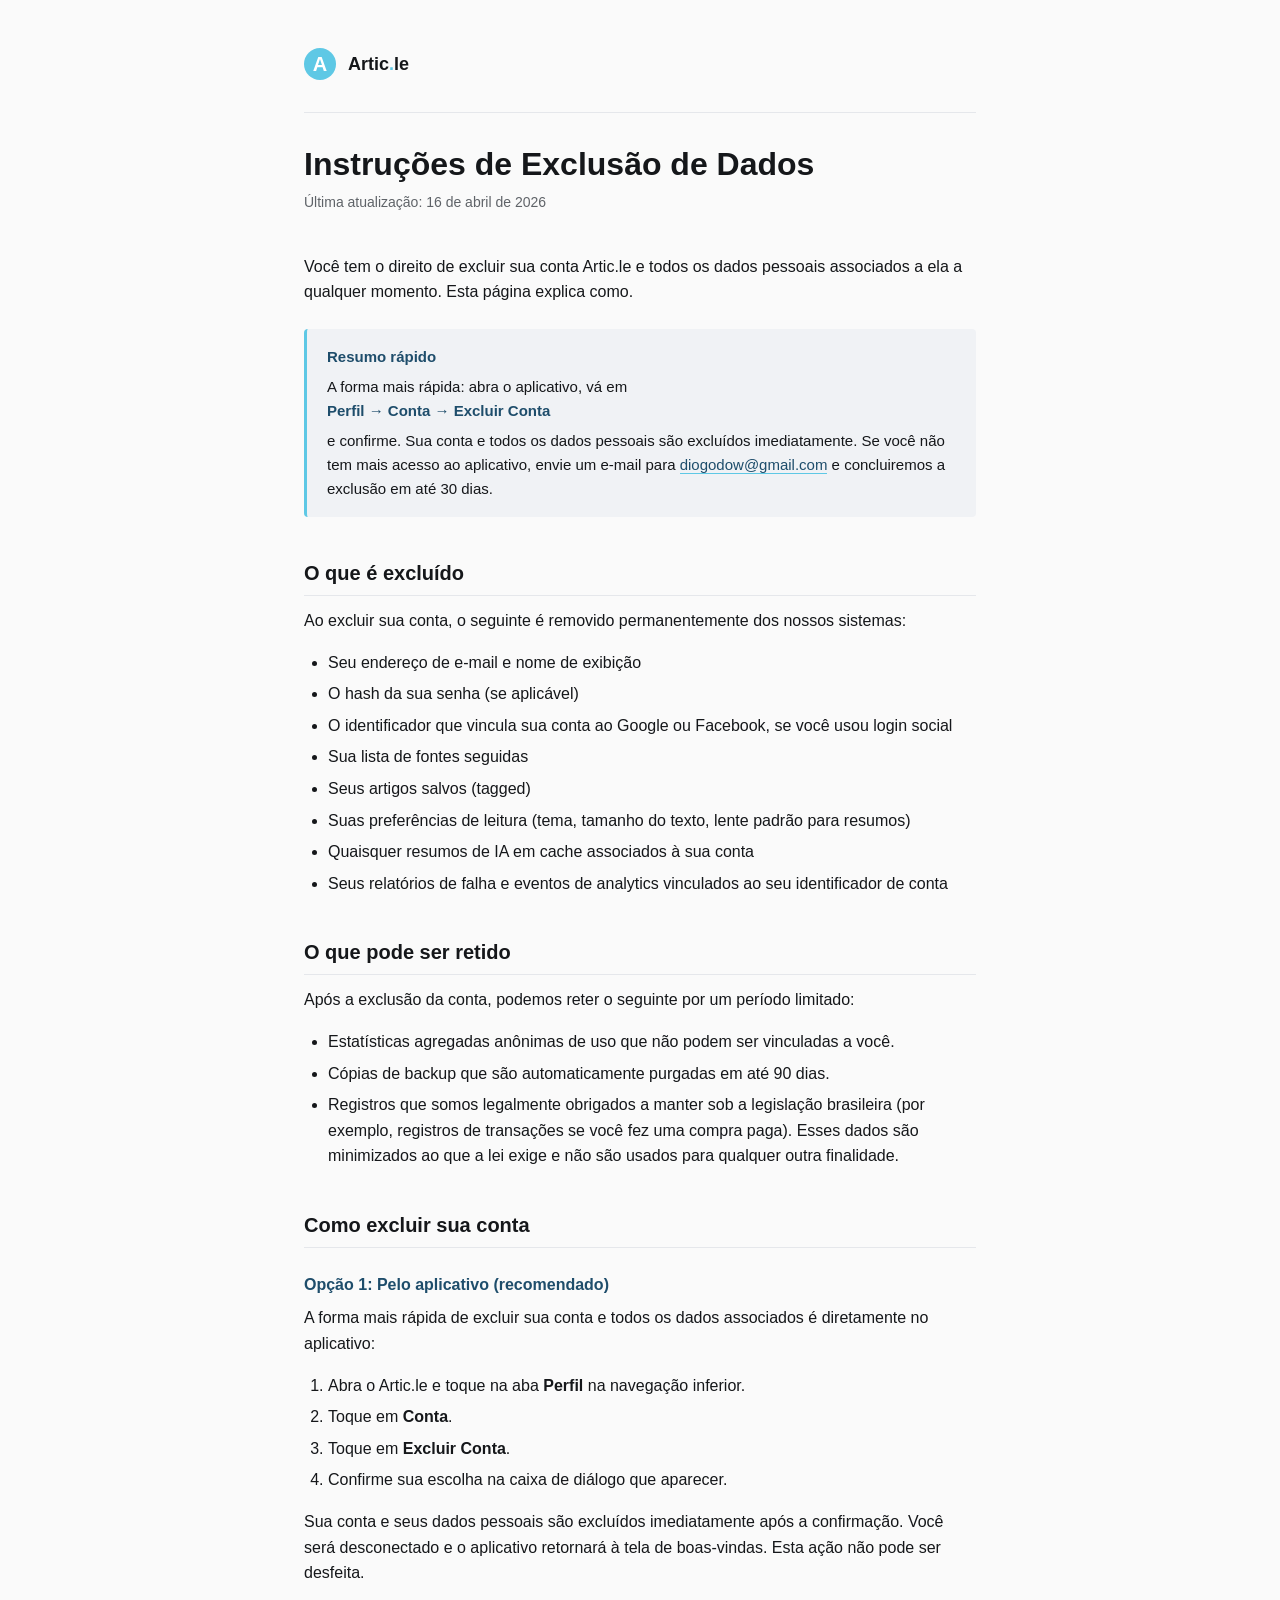
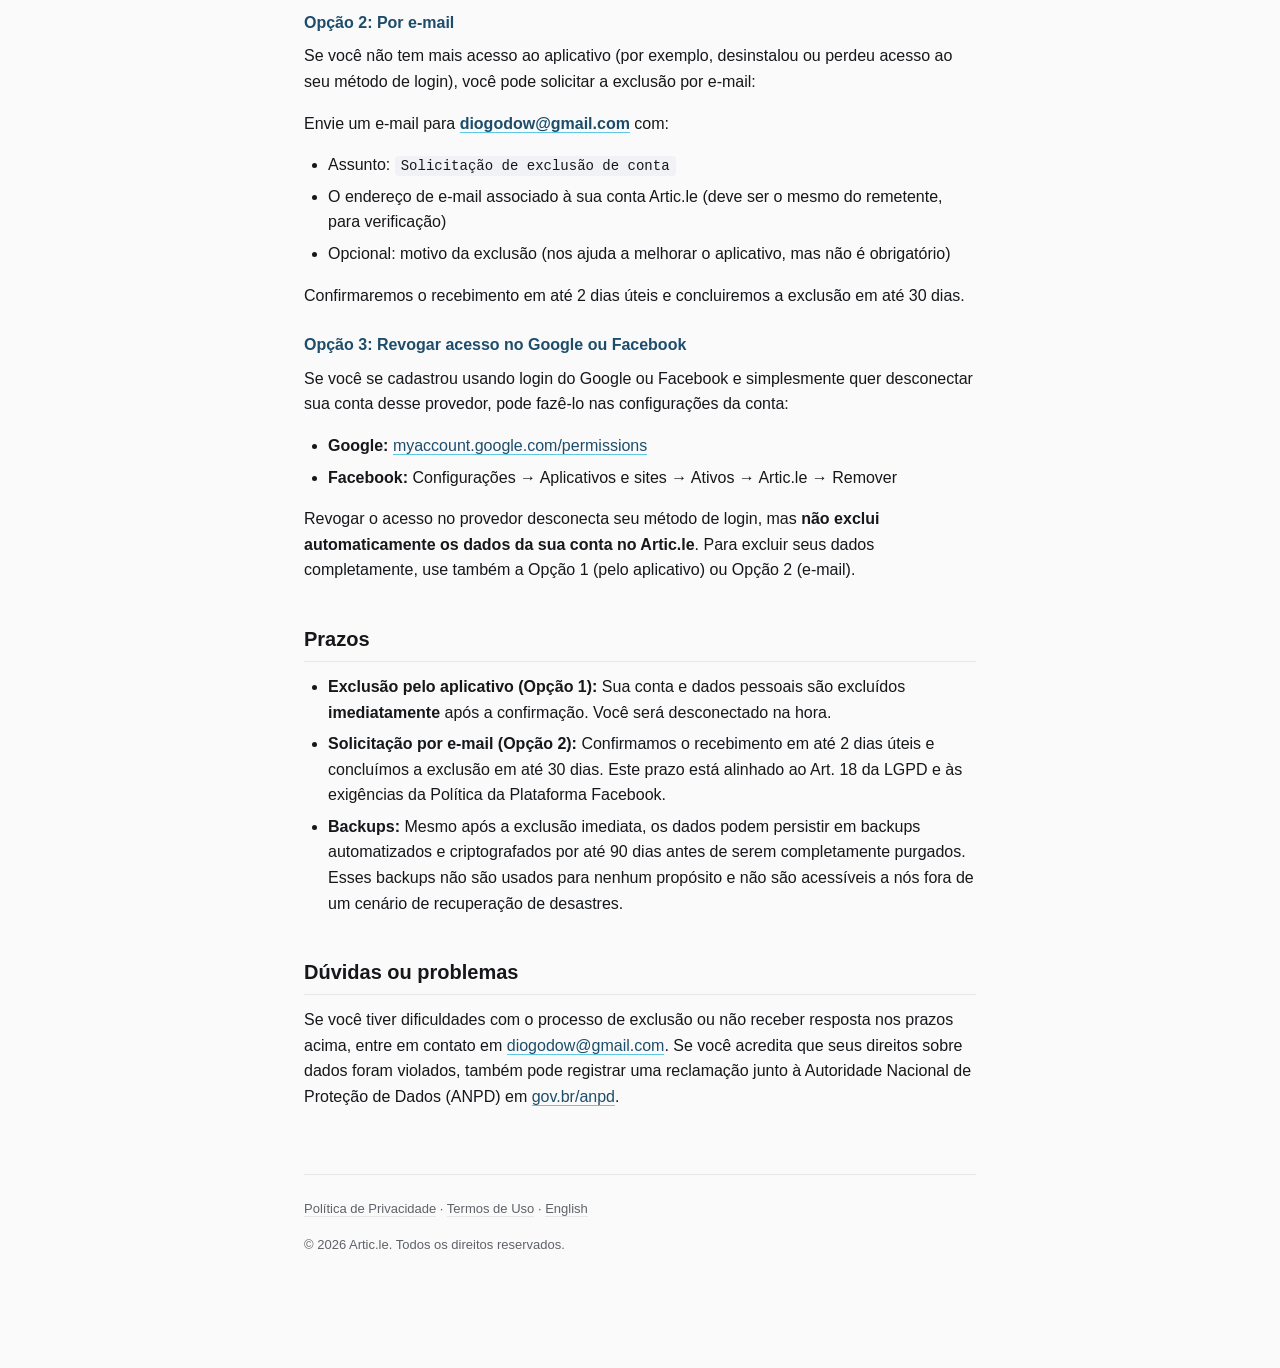
<file: docs/pt/exclusao-de-dados.html>
<!DOCTYPE html>
<html lang="pt-BR">
<head>
<meta charset="UTF-8">
<meta name="viewport" content="width=device-width, initial-scale=1.0">
<title>Instruções de Exclusão de Dados — Artic.le</title>
<meta name="description" content="Como excluir sua conta e seus dados no Artic.le.">
<link rel="stylesheet" href="../styles.css">
</head>
<body>
<div class="container">

<header class="brand">
  <span class="brand-mark">A</span>
  <span class="brand-name">Artic<span class="brand-dot">.</span>le</span>
</header>

<h1>Instruções de Exclusão de Dados</h1>
<p class="last-updated">Última atualização: 16 de abril de 2026</p>

<p>
Você tem o direito de excluir sua conta Artic.le e todos os dados pessoais associados a ela a qualquer momento. Esta página explica como.
</p>

<div class="callout">
  <strong>Resumo rápido</strong>
  A forma mais rápida: abra o aplicativo, vá em <strong>Perfil → Conta → Excluir Conta</strong> e confirme. Sua conta e todos os dados pessoais são excluídos imediatamente. Se você não tem mais acesso ao aplicativo, envie um e-mail para <a href="mailto:diogodow@gmail.com?subject=Solicita%C3%A7%C3%A3o%20de%20exclus%C3%A3o%20de%20conta">diogodow@gmail.com</a> e concluiremos a exclusão em até 30 dias.
</div>

<h2>O que é excluído</h2>
<p>Ao excluir sua conta, o seguinte é removido permanentemente dos nossos sistemas:</p>
<ul>
  <li>Seu endereço de e-mail e nome de exibição</li>
  <li>O hash da sua senha (se aplicável)</li>
  <li>O identificador que vincula sua conta ao Google ou Facebook, se você usou login social</li>
  <li>Sua lista de fontes seguidas</li>
  <li>Seus artigos salvos (tagged)</li>
  <li>Suas preferências de leitura (tema, tamanho do texto, lente padrão para resumos)</li>
  <li>Quaisquer resumos de IA em cache associados à sua conta</li>
  <li>Seus relatórios de falha e eventos de analytics vinculados ao seu identificador de conta</li>
</ul>

<h2>O que pode ser retido</h2>
<p>
Após a exclusão da conta, podemos reter o seguinte por um período limitado:
</p>
<ul>
  <li>Estatísticas agregadas anônimas de uso que não podem ser vinculadas a você.</li>
  <li>Cópias de backup que são automaticamente purgadas em até 90 dias.</li>
  <li>Registros que somos legalmente obrigados a manter sob a legislação brasileira (por exemplo, registros de transações se você fez uma compra paga). Esses dados são minimizados ao que a lei exige e não são usados para qualquer outra finalidade.</li>
</ul>

<h2>Como excluir sua conta</h2>

<h3>Opção 1: Pelo aplicativo (recomendado)</h3>
<p>
A forma mais rápida de excluir sua conta e todos os dados associados é diretamente no aplicativo:
</p>
<ol>
  <li>Abra o Artic.le e toque na aba <strong>Perfil</strong> na navegação inferior.</li>
  <li>Toque em <strong>Conta</strong>.</li>
  <li>Toque em <strong>Excluir Conta</strong>.</li>
  <li>Confirme sua escolha na caixa de diálogo que aparecer.</li>
</ol>
<p>
Sua conta e seus dados pessoais são excluídos imediatamente após a confirmação. Você será desconectado e o aplicativo retornará à tela de boas-vindas. Esta ação não pode ser desfeita.
</p>

<h3>Opção 2: Por e-mail</h3>
<p>
Se você não tem mais acesso ao aplicativo (por exemplo, desinstalou ou perdeu acesso ao seu método de login), você pode solicitar a exclusão por e-mail:
</p>
<p>
Envie um e-mail para <strong><a href="mailto:diogodow@gmail.com?subject=Solicita%C3%A7%C3%A3o%20de%20exclus%C3%A3o%20de%20conta">diogodow@gmail.com</a></strong> com:
</p>
<ul>
  <li>Assunto: <code>Solicitação de exclusão de conta</code></li>
  <li>O endereço de e-mail associado à sua conta Artic.le (deve ser o mesmo do remetente, para verificação)</li>
  <li>Opcional: motivo da exclusão (nos ajuda a melhorar o aplicativo, mas não é obrigatório)</li>
</ul>
<p>
Confirmaremos o recebimento em até 2 dias úteis e concluiremos a exclusão em até 30 dias.
</p>

<h3>Opção 3: Revogar acesso no Google ou Facebook</h3>
<p>
Se você se cadastrou usando login do Google ou Facebook e simplesmente quer desconectar sua conta desse provedor, pode fazê-lo nas configurações da conta:
</p>
<ul>
  <li><strong>Google:</strong> <a href="https://myaccount.google.com/permissions" target="_blank" rel="noopener">myaccount.google.com/permissions</a></li>
  <li><strong>Facebook:</strong> Configurações → Aplicativos e sites → Ativos → Artic.le → Remover</li>
</ul>
<p>
Revogar o acesso no provedor desconecta seu método de login, mas <strong>não exclui automaticamente os dados da sua conta no Artic.le</strong>. Para excluir seus dados completamente, use também a Opção 1 (pelo aplicativo) ou Opção 2 (e-mail).
</p>

<h2>Prazos</h2>
<ul>
  <li><strong>Exclusão pelo aplicativo (Opção 1):</strong> Sua conta e dados pessoais são excluídos <strong>imediatamente</strong> após a confirmação. Você será desconectado na hora.</li>
  <li><strong>Solicitação por e-mail (Opção 2):</strong> Confirmamos o recebimento em até 2 dias úteis e concluímos a exclusão em até 30 dias. Este prazo está alinhado ao Art. 18 da LGPD e às exigências da Política da Plataforma Facebook.</li>
  <li><strong>Backups:</strong> Mesmo após a exclusão imediata, os dados podem persistir em backups automatizados e criptografados por até 90 dias antes de serem completamente purgados. Esses backups não são usados para nenhum propósito e não são acessíveis a nós fora de um cenário de recuperação de desastres.</li>
</ul>

<h2>Dúvidas ou problemas</h2>
<p>
Se você tiver dificuldades com o processo de exclusão ou não receber resposta nos prazos acima, entre em contato em <a href="mailto:diogodow@gmail.com">diogodow@gmail.com</a>. Se você acredita que seus direitos sobre dados foram violados, também pode registrar uma reclamação junto à Autoridade Nacional de Proteção de Dados (ANPD) em <a href="https://www.gov.br/anpd/" target="_blank" rel="noopener">gov.br/anpd</a>.
</p>

<footer>
  <p>
    <a href="./politica-de-privacidade.html">Política de Privacidade</a> · <a href="./termos-de-uso.html">Termos de Uso</a> · <a href="../en/data-deletion.html">English</a>
  </p>
  <p>
    © 2026 Artic.le. Todos os direitos reservados.
  </p>
</footer>

</div>
</body>
</html>
</file>
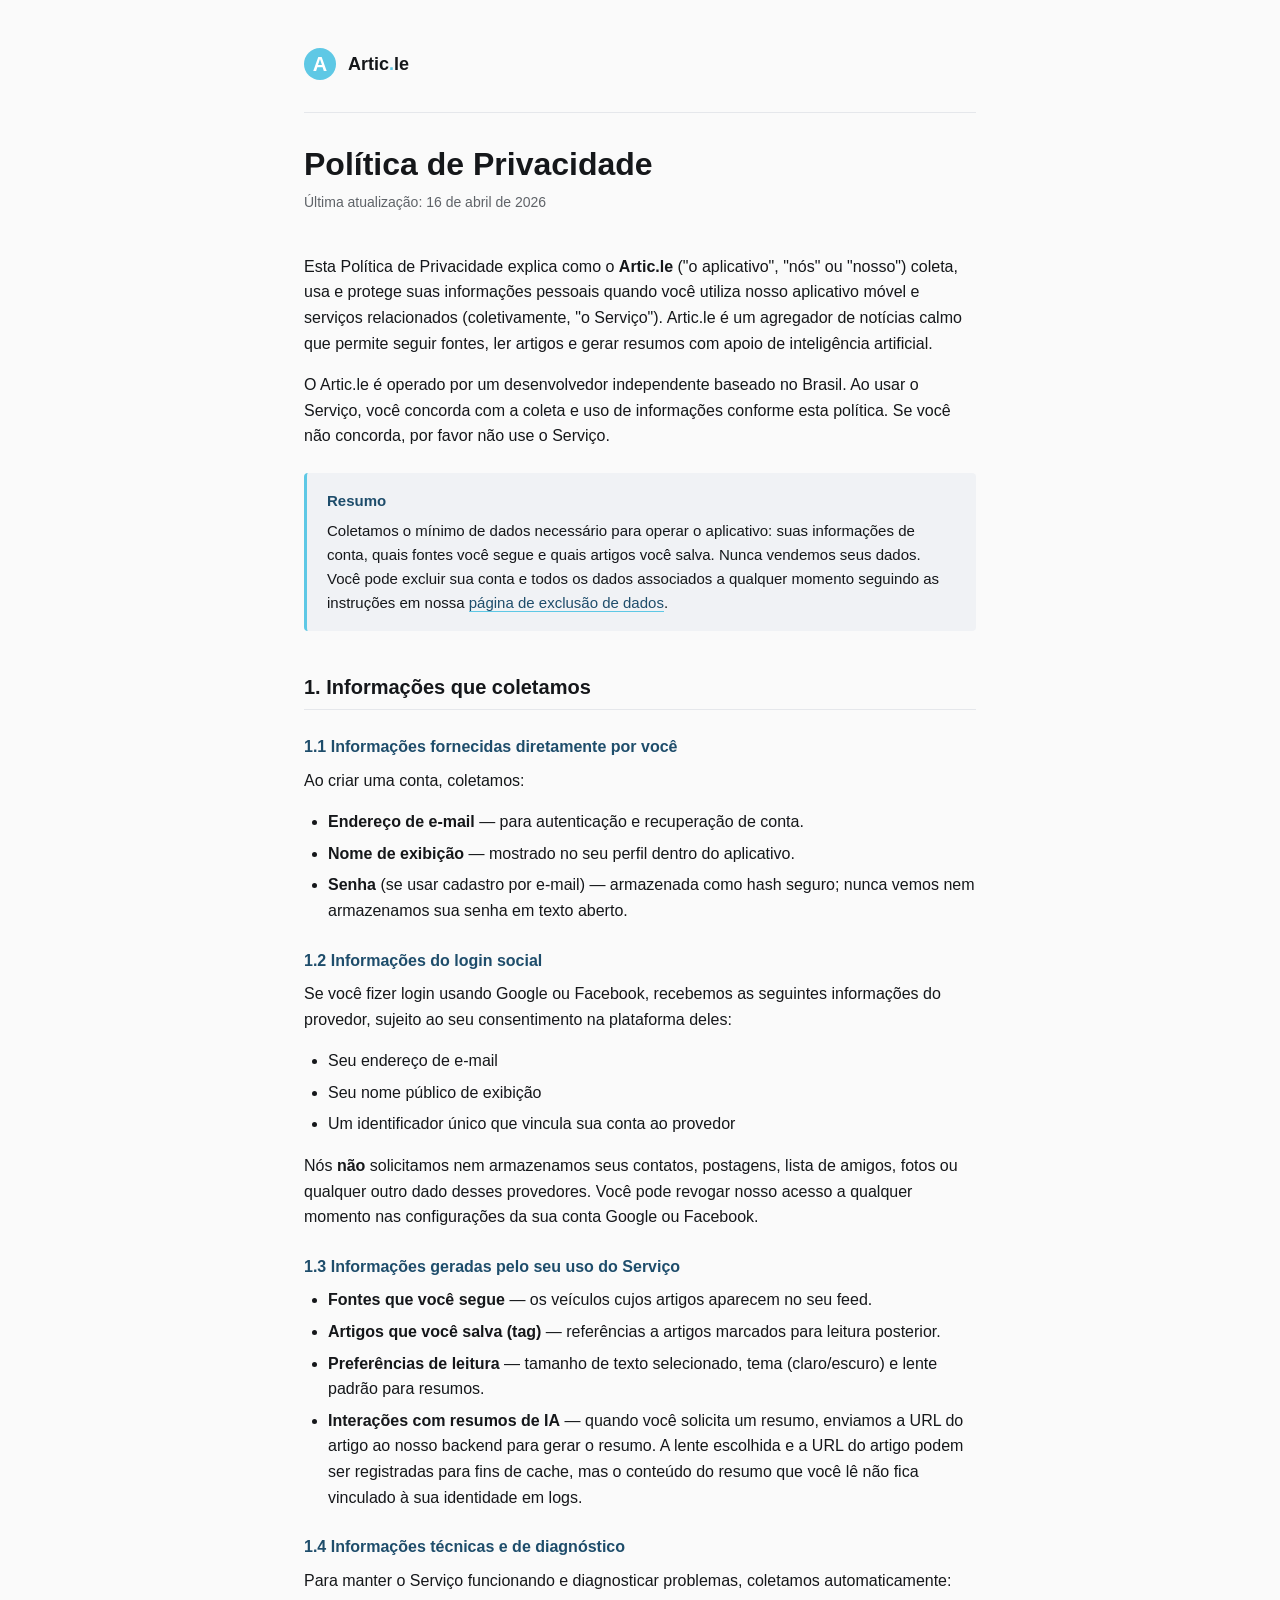
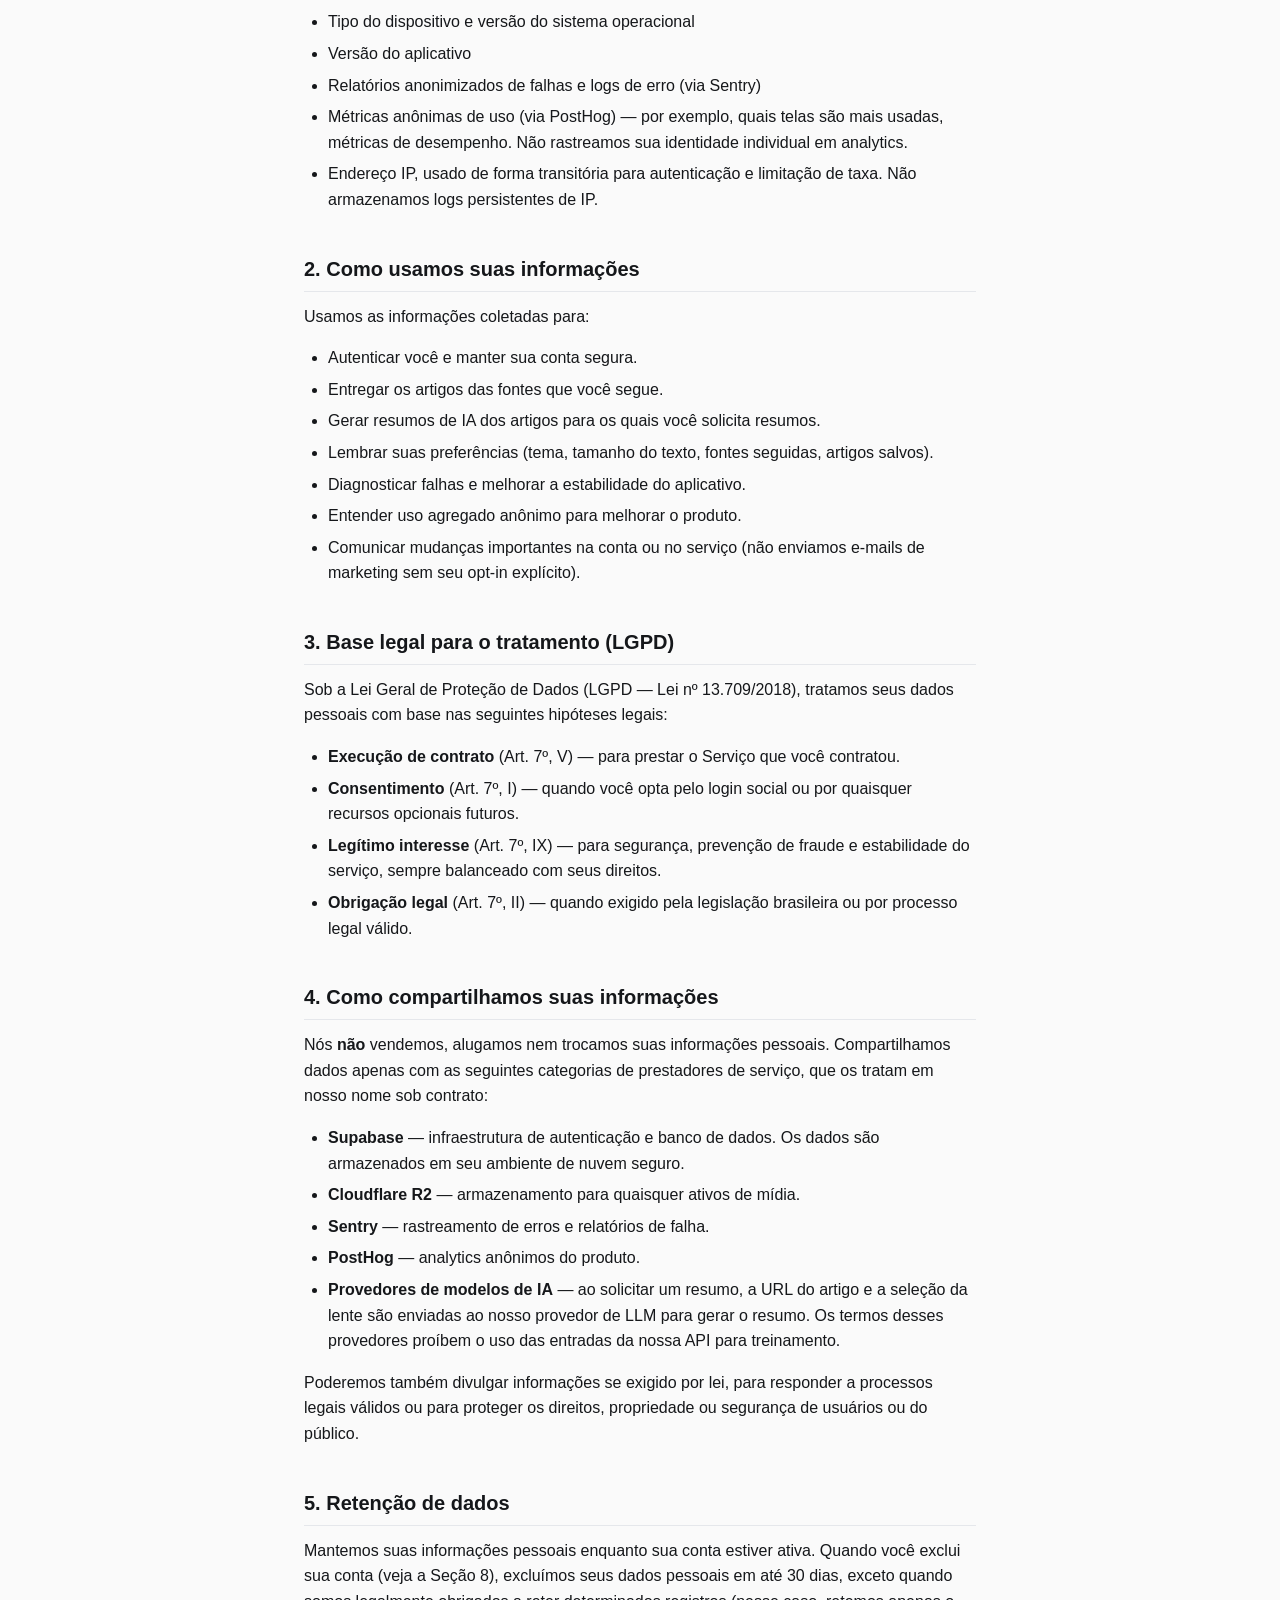
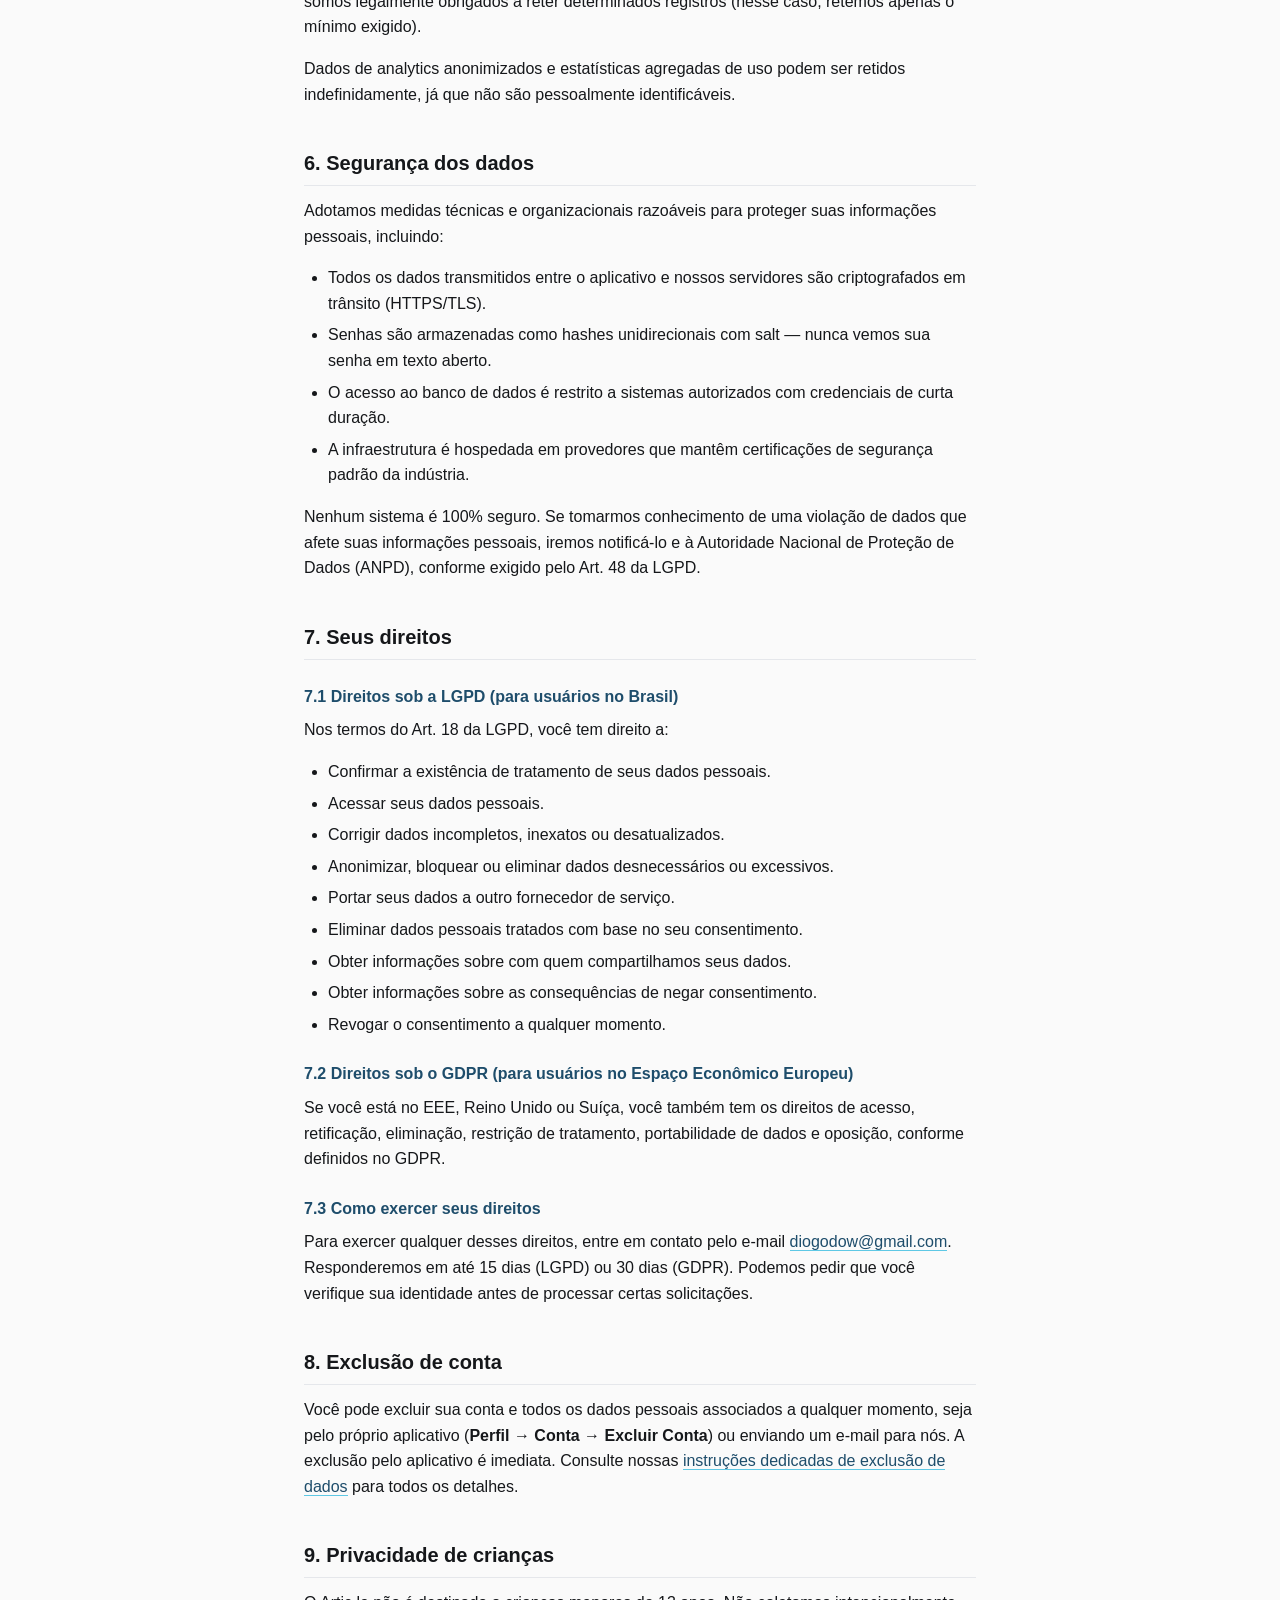
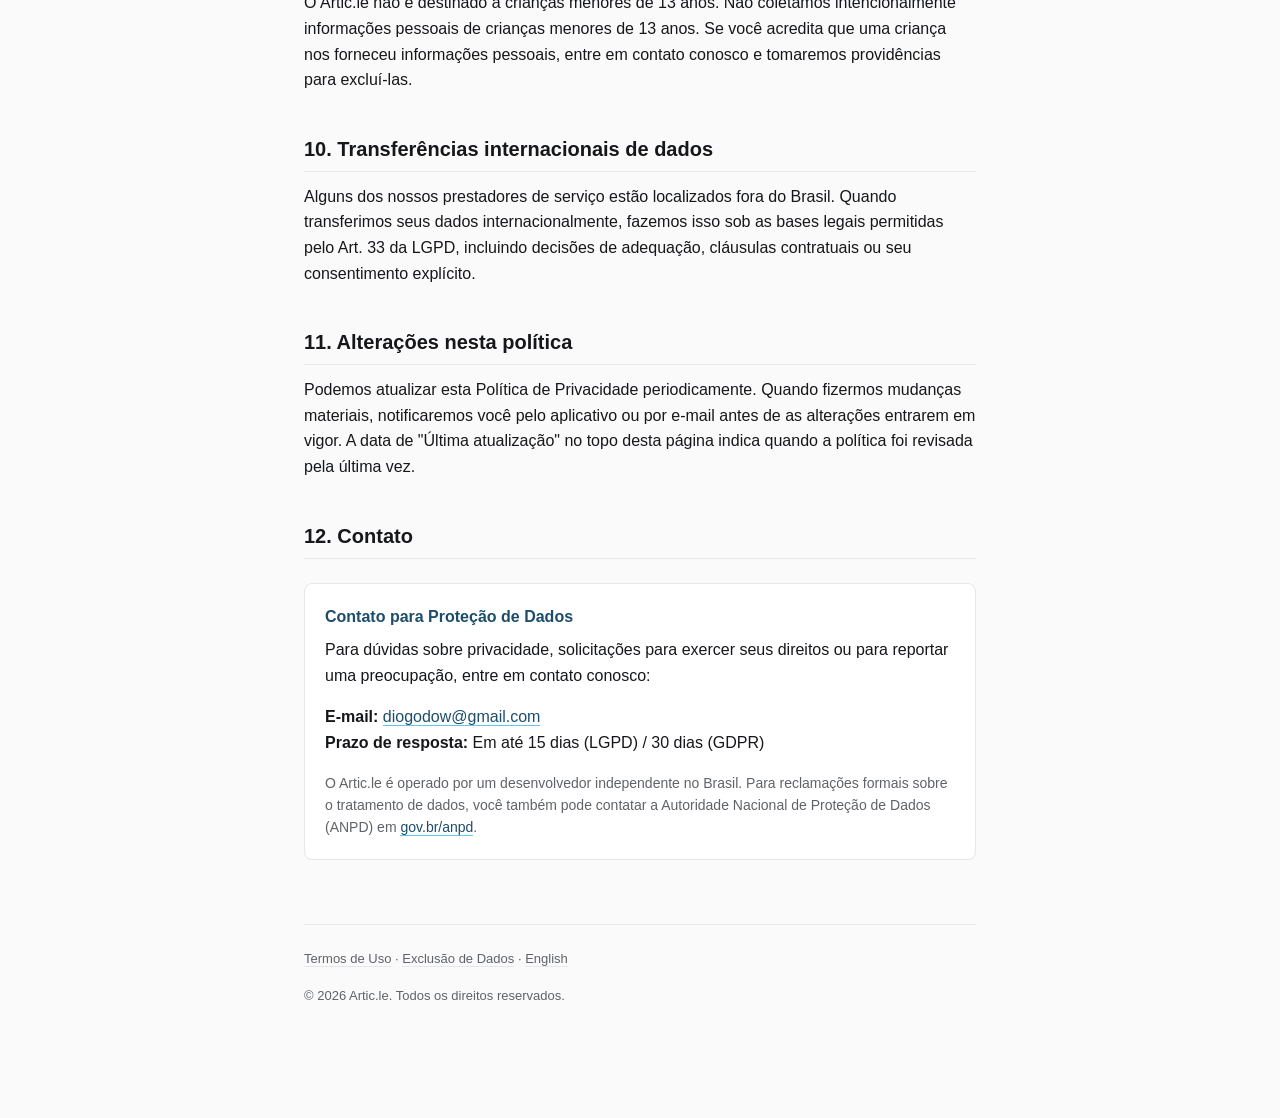
<file: docs/pt/politica-de-privacidade.html>
<!DOCTYPE html>
<html lang="pt-BR">
<head>
<meta charset="UTF-8">
<meta name="viewport" content="width=device-width, initial-scale=1.0">
<title>Política de Privacidade — Artic.le</title>
<meta name="description" content="Política de Privacidade do Artic.le, o agregador de notícias calmo.">
<link rel="stylesheet" href="../styles.css">
</head>
<body>
<div class="container">

<header class="brand">
  <span class="brand-mark">A</span>
  <span class="brand-name">Artic<span class="brand-dot">.</span>le</span>
</header>

<h1>Política de Privacidade</h1>
<p class="last-updated">Última atualização: 16 de abril de 2026</p>

<p>
Esta Política de Privacidade explica como o <strong>Artic.le</strong> ("o aplicativo", "nós" ou "nosso") coleta, usa e protege suas informações pessoais quando você utiliza nosso aplicativo móvel e serviços relacionados (coletivamente, "o Serviço"). Artic.le é um agregador de notícias calmo que permite seguir fontes, ler artigos e gerar resumos com apoio de inteligência artificial.
</p>

<p>
O Artic.le é operado por um desenvolvedor independente baseado no Brasil. Ao usar o Serviço, você concorda com a coleta e uso de informações conforme esta política. Se você não concorda, por favor não use o Serviço.
</p>

<div class="callout">
  <strong>Resumo</strong>
  Coletamos o mínimo de dados necessário para operar o aplicativo: suas informações de conta, quais fontes você segue e quais artigos você salva. Nunca vendemos seus dados. Você pode excluir sua conta e todos os dados associados a qualquer momento seguindo as instruções em nossa <a href="./exclusao-de-dados.html">página de exclusão de dados</a>.
</div>

<h2>1. Informações que coletamos</h2>

<h3>1.1 Informações fornecidas diretamente por você</h3>
<p>Ao criar uma conta, coletamos:</p>
<ul>
  <li><strong>Endereço de e-mail</strong> — para autenticação e recuperação de conta.</li>
  <li><strong>Nome de exibição</strong> — mostrado no seu perfil dentro do aplicativo.</li>
  <li><strong>Senha</strong> (se usar cadastro por e-mail) — armazenada como hash seguro; nunca vemos nem armazenamos sua senha em texto aberto.</li>
</ul>

<h3>1.2 Informações do login social</h3>
<p>
Se você fizer login usando Google ou Facebook, recebemos as seguintes informações do provedor, sujeito ao seu consentimento na plataforma deles:
</p>
<ul>
  <li>Seu endereço de e-mail</li>
  <li>Seu nome público de exibição</li>
  <li>Um identificador único que vincula sua conta ao provedor</li>
</ul>
<p>
Nós <strong>não</strong> solicitamos nem armazenamos seus contatos, postagens, lista de amigos, fotos ou qualquer outro dado desses provedores. Você pode revogar nosso acesso a qualquer momento nas configurações da sua conta Google ou Facebook.
</p>

<h3>1.3 Informações geradas pelo seu uso do Serviço</h3>
<ul>
  <li><strong>Fontes que você segue</strong> — os veículos cujos artigos aparecem no seu feed.</li>
  <li><strong>Artigos que você salva (tag)</strong> — referências a artigos marcados para leitura posterior.</li>
  <li><strong>Preferências de leitura</strong> — tamanho de texto selecionado, tema (claro/escuro) e lente padrão para resumos.</li>
  <li><strong>Interações com resumos de IA</strong> — quando você solicita um resumo, enviamos a URL do artigo ao nosso backend para gerar o resumo. A lente escolhida e a URL do artigo podem ser registradas para fins de cache, mas o conteúdo do resumo que você lê não fica vinculado à sua identidade em logs.</li>
</ul>

<h3>1.4 Informações técnicas e de diagnóstico</h3>
<p>Para manter o Serviço funcionando e diagnosticar problemas, coletamos automaticamente:</p>
<ul>
  <li>Tipo do dispositivo e versão do sistema operacional</li>
  <li>Versão do aplicativo</li>
  <li>Relatórios anonimizados de falhas e logs de erro (via Sentry)</li>
  <li>Métricas anônimas de uso (via PostHog) — por exemplo, quais telas são mais usadas, métricas de desempenho. Não rastreamos sua identidade individual em analytics.</li>
  <li>Endereço IP, usado de forma transitória para autenticação e limitação de taxa. Não armazenamos logs persistentes de IP.</li>
</ul>

<h2>2. Como usamos suas informações</h2>
<p>Usamos as informações coletadas para:</p>
<ul>
  <li>Autenticar você e manter sua conta segura.</li>
  <li>Entregar os artigos das fontes que você segue.</li>
  <li>Gerar resumos de IA dos artigos para os quais você solicita resumos.</li>
  <li>Lembrar suas preferências (tema, tamanho do texto, fontes seguidas, artigos salvos).</li>
  <li>Diagnosticar falhas e melhorar a estabilidade do aplicativo.</li>
  <li>Entender uso agregado anônimo para melhorar o produto.</li>
  <li>Comunicar mudanças importantes na conta ou no serviço (não enviamos e-mails de marketing sem seu opt-in explícito).</li>
</ul>

<h2>3. Base legal para o tratamento (LGPD)</h2>
<p>
Sob a Lei Geral de Proteção de Dados (LGPD — Lei nº 13.709/2018), tratamos seus dados pessoais com base nas seguintes hipóteses legais:
</p>
<ul>
  <li><strong>Execução de contrato</strong> (Art. 7º, V) — para prestar o Serviço que você contratou.</li>
  <li><strong>Consentimento</strong> (Art. 7º, I) — quando você opta pelo login social ou por quaisquer recursos opcionais futuros.</li>
  <li><strong>Legítimo interesse</strong> (Art. 7º, IX) — para segurança, prevenção de fraude e estabilidade do serviço, sempre balanceado com seus direitos.</li>
  <li><strong>Obrigação legal</strong> (Art. 7º, II) — quando exigido pela legislação brasileira ou por processo legal válido.</li>
</ul>

<h2>4. Como compartilhamos suas informações</h2>
<p>
Nós <strong>não</strong> vendemos, alugamos nem trocamos suas informações pessoais. Compartilhamos dados apenas com as seguintes categorias de prestadores de serviço, que os tratam em nosso nome sob contrato:
</p>
<ul>
  <li><strong>Supabase</strong> — infraestrutura de autenticação e banco de dados. Os dados são armazenados em seu ambiente de nuvem seguro.</li>
  <li><strong>Cloudflare R2</strong> — armazenamento para quaisquer ativos de mídia.</li>
  <li><strong>Sentry</strong> — rastreamento de erros e relatórios de falha.</li>
  <li><strong>PostHog</strong> — analytics anônimos do produto.</li>
  <li><strong>Provedores de modelos de IA</strong> — ao solicitar um resumo, a URL do artigo e a seleção da lente são enviadas ao nosso provedor de LLM para gerar o resumo. Os termos desses provedores proíbem o uso das entradas da nossa API para treinamento.</li>
</ul>
<p>
Poderemos também divulgar informações se exigido por lei, para responder a processos legais válidos ou para proteger os direitos, propriedade ou segurança de usuários ou do público.
</p>

<h2>5. Retenção de dados</h2>
<p>
Mantemos suas informações pessoais enquanto sua conta estiver ativa. Quando você exclui sua conta (veja a Seção 8), excluímos seus dados pessoais em até 30 dias, exceto quando somos legalmente obrigados a reter determinados registros (nesse caso, retemos apenas o mínimo exigido).
</p>
<p>
Dados de analytics anonimizados e estatísticas agregadas de uso podem ser retidos indefinidamente, já que não são pessoalmente identificáveis.
</p>

<h2>6. Segurança dos dados</h2>
<p>
Adotamos medidas técnicas e organizacionais razoáveis para proteger suas informações pessoais, incluindo:
</p>
<ul>
  <li>Todos os dados transmitidos entre o aplicativo e nossos servidores são criptografados em trânsito (HTTPS/TLS).</li>
  <li>Senhas são armazenadas como hashes unidirecionais com salt — nunca vemos sua senha em texto aberto.</li>
  <li>O acesso ao banco de dados é restrito a sistemas autorizados com credenciais de curta duração.</li>
  <li>A infraestrutura é hospedada em provedores que mantêm certificações de segurança padrão da indústria.</li>
</ul>
<p>
Nenhum sistema é 100% seguro. Se tomarmos conhecimento de uma violação de dados que afete suas informações pessoais, iremos notificá-lo e à Autoridade Nacional de Proteção de Dados (ANPD), conforme exigido pelo Art. 48 da LGPD.
</p>

<h2>7. Seus direitos</h2>

<h3>7.1 Direitos sob a LGPD (para usuários no Brasil)</h3>
<p>Nos termos do Art. 18 da LGPD, você tem direito a:</p>
<ul>
  <li>Confirmar a existência de tratamento de seus dados pessoais.</li>
  <li>Acessar seus dados pessoais.</li>
  <li>Corrigir dados incompletos, inexatos ou desatualizados.</li>
  <li>Anonimizar, bloquear ou eliminar dados desnecessários ou excessivos.</li>
  <li>Portar seus dados a outro fornecedor de serviço.</li>
  <li>Eliminar dados pessoais tratados com base no seu consentimento.</li>
  <li>Obter informações sobre com quem compartilhamos seus dados.</li>
  <li>Obter informações sobre as consequências de negar consentimento.</li>
  <li>Revogar o consentimento a qualquer momento.</li>
</ul>

<h3>7.2 Direitos sob o GDPR (para usuários no Espaço Econômico Europeu)</h3>
<p>Se você está no EEE, Reino Unido ou Suíça, você também tem os direitos de acesso, retificação, eliminação, restrição de tratamento, portabilidade de dados e oposição, conforme definidos no GDPR.</p>

<h3>7.3 Como exercer seus direitos</h3>
<p>
Para exercer qualquer desses direitos, entre em contato pelo e-mail <a href="mailto:diogodow@gmail.com">diogodow@gmail.com</a>. Responderemos em até 15 dias (LGPD) ou 30 dias (GDPR). Podemos pedir que você verifique sua identidade antes de processar certas solicitações.
</p>

<h2>8. Exclusão de conta</h2>
<p>
Você pode excluir sua conta e todos os dados pessoais associados a qualquer momento, seja pelo próprio aplicativo (<strong>Perfil → Conta → Excluir Conta</strong>) ou enviando um e-mail para nós. A exclusão pelo aplicativo é imediata. Consulte nossas <a href="./exclusao-de-dados.html">instruções dedicadas de exclusão de dados</a> para todos os detalhes.
</p>

<h2>9. Privacidade de crianças</h2>
<p>
O Artic.le não é destinado a crianças menores de 13 anos. Não coletamos intencionalmente informações pessoais de crianças menores de 13 anos. Se você acredita que uma criança nos forneceu informações pessoais, entre em contato conosco e tomaremos providências para excluí-las.
</p>

<h2>10. Transferências internacionais de dados</h2>
<p>
Alguns dos nossos prestadores de serviço estão localizados fora do Brasil. Quando transferimos seus dados internacionalmente, fazemos isso sob as bases legais permitidas pelo Art. 33 da LGPD, incluindo decisões de adequação, cláusulas contratuais ou seu consentimento explícito.
</p>

<h2>11. Alterações nesta política</h2>
<p>
Podemos atualizar esta Política de Privacidade periodicamente. Quando fizermos mudanças materiais, notificaremos você pelo aplicativo ou por e-mail antes de as alterações entrarem em vigor. A data de "Última atualização" no topo desta página indica quando a política foi revisada pela última vez.
</p>

<h2>12. Contato</h2>
<div class="contact-block">
  <h3>Contato para Proteção de Dados</h3>
  <p>
    Para dúvidas sobre privacidade, solicitações para exercer seus direitos ou para reportar uma preocupação, entre em contato conosco:
  </p>
  <p>
    <strong>E-mail:</strong> <a href="mailto:diogodow@gmail.com">diogodow@gmail.com</a><br>
    <strong>Prazo de resposta:</strong> Em até 15 dias (LGPD) / 30 dias (GDPR)
  </p>
  <p style="font-size: 14px; color: var(--text-secondary); margin-top: 16px; margin-bottom: 0;">
    O Artic.le é operado por um desenvolvedor independente no Brasil. Para reclamações formais sobre o tratamento de dados, você também pode contatar a Autoridade Nacional de Proteção de Dados (ANPD) em <a href="https://www.gov.br/anpd/" target="_blank" rel="noopener">gov.br/anpd</a>.
  </p>
</div>

<footer>
  <p>
    <a href="./termos-de-uso.html">Termos de Uso</a> · <a href="./exclusao-de-dados.html">Exclusão de Dados</a> · <a href="../en/privacy-policy.html">English</a>
  </p>
  <p>
    © 2026 Artic.le. Todos os direitos reservados.
  </p>
</footer>

</div>
</body>
</html>
</file>
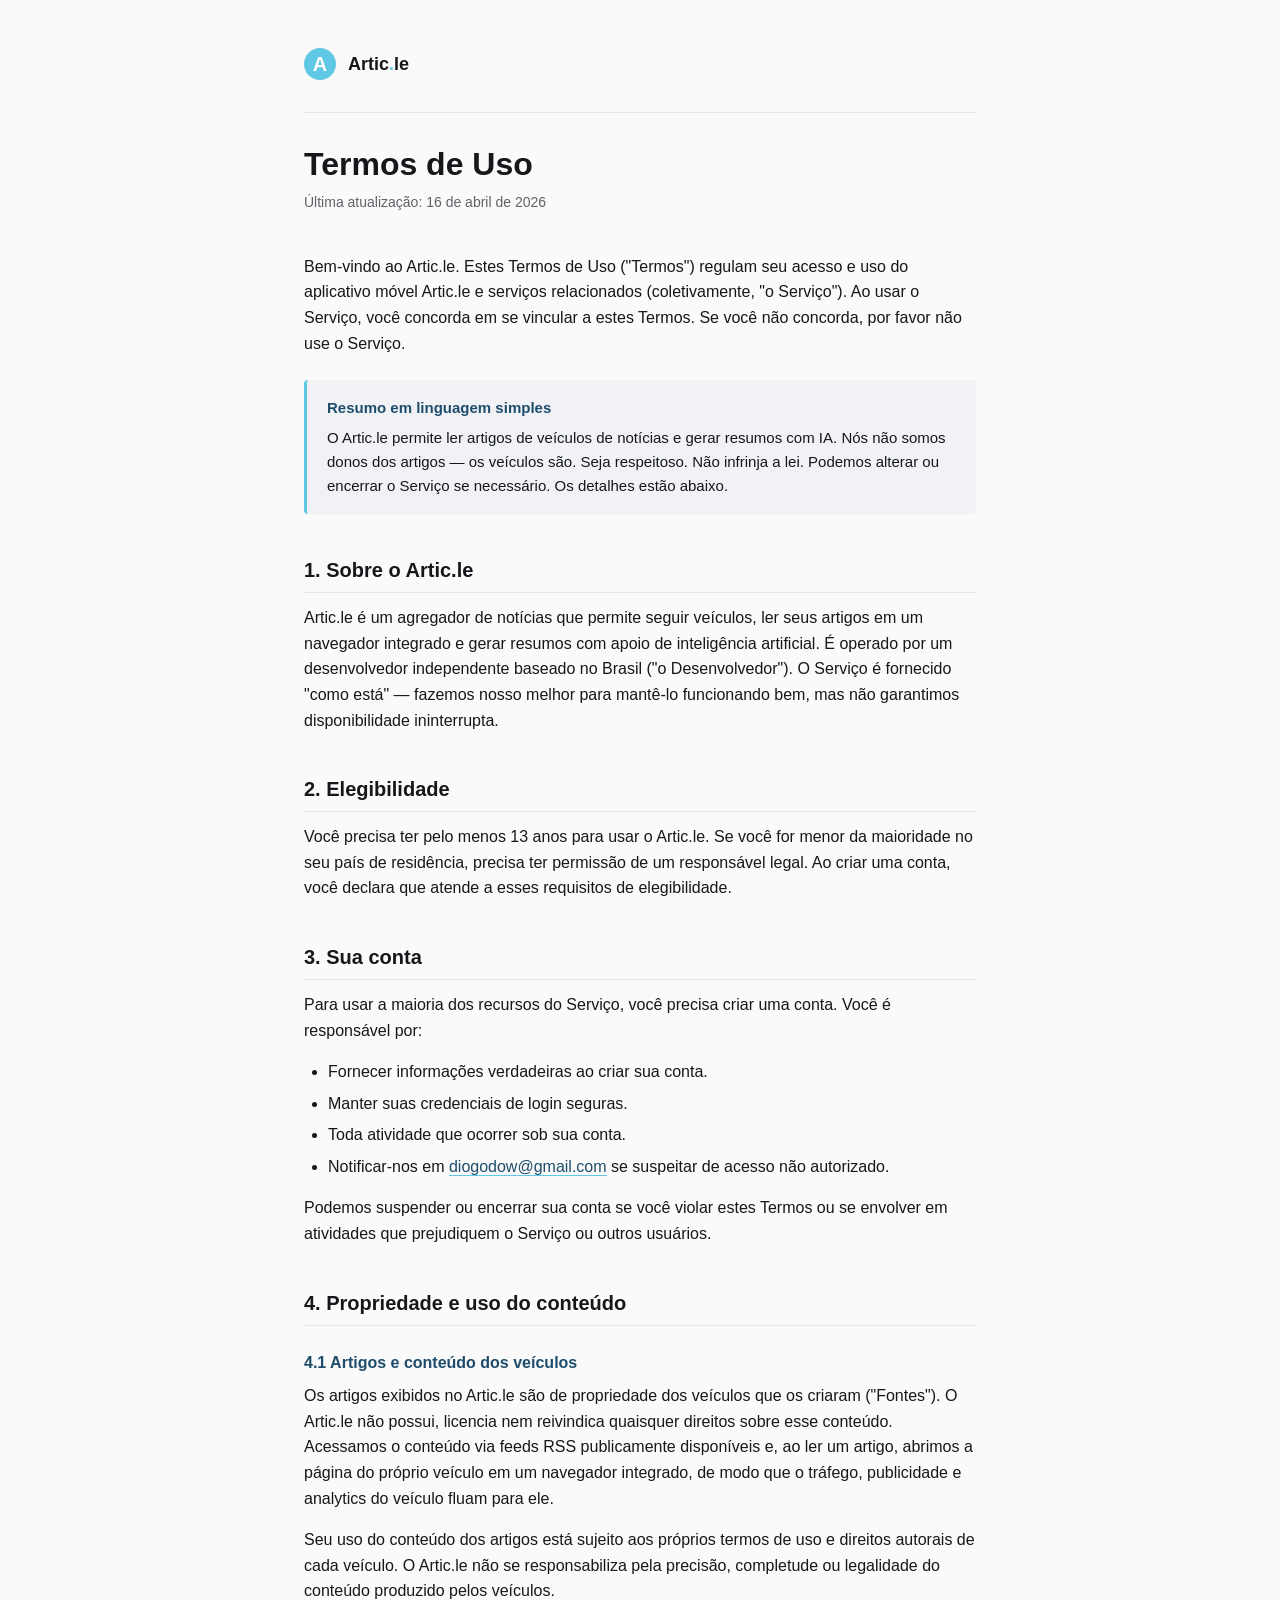
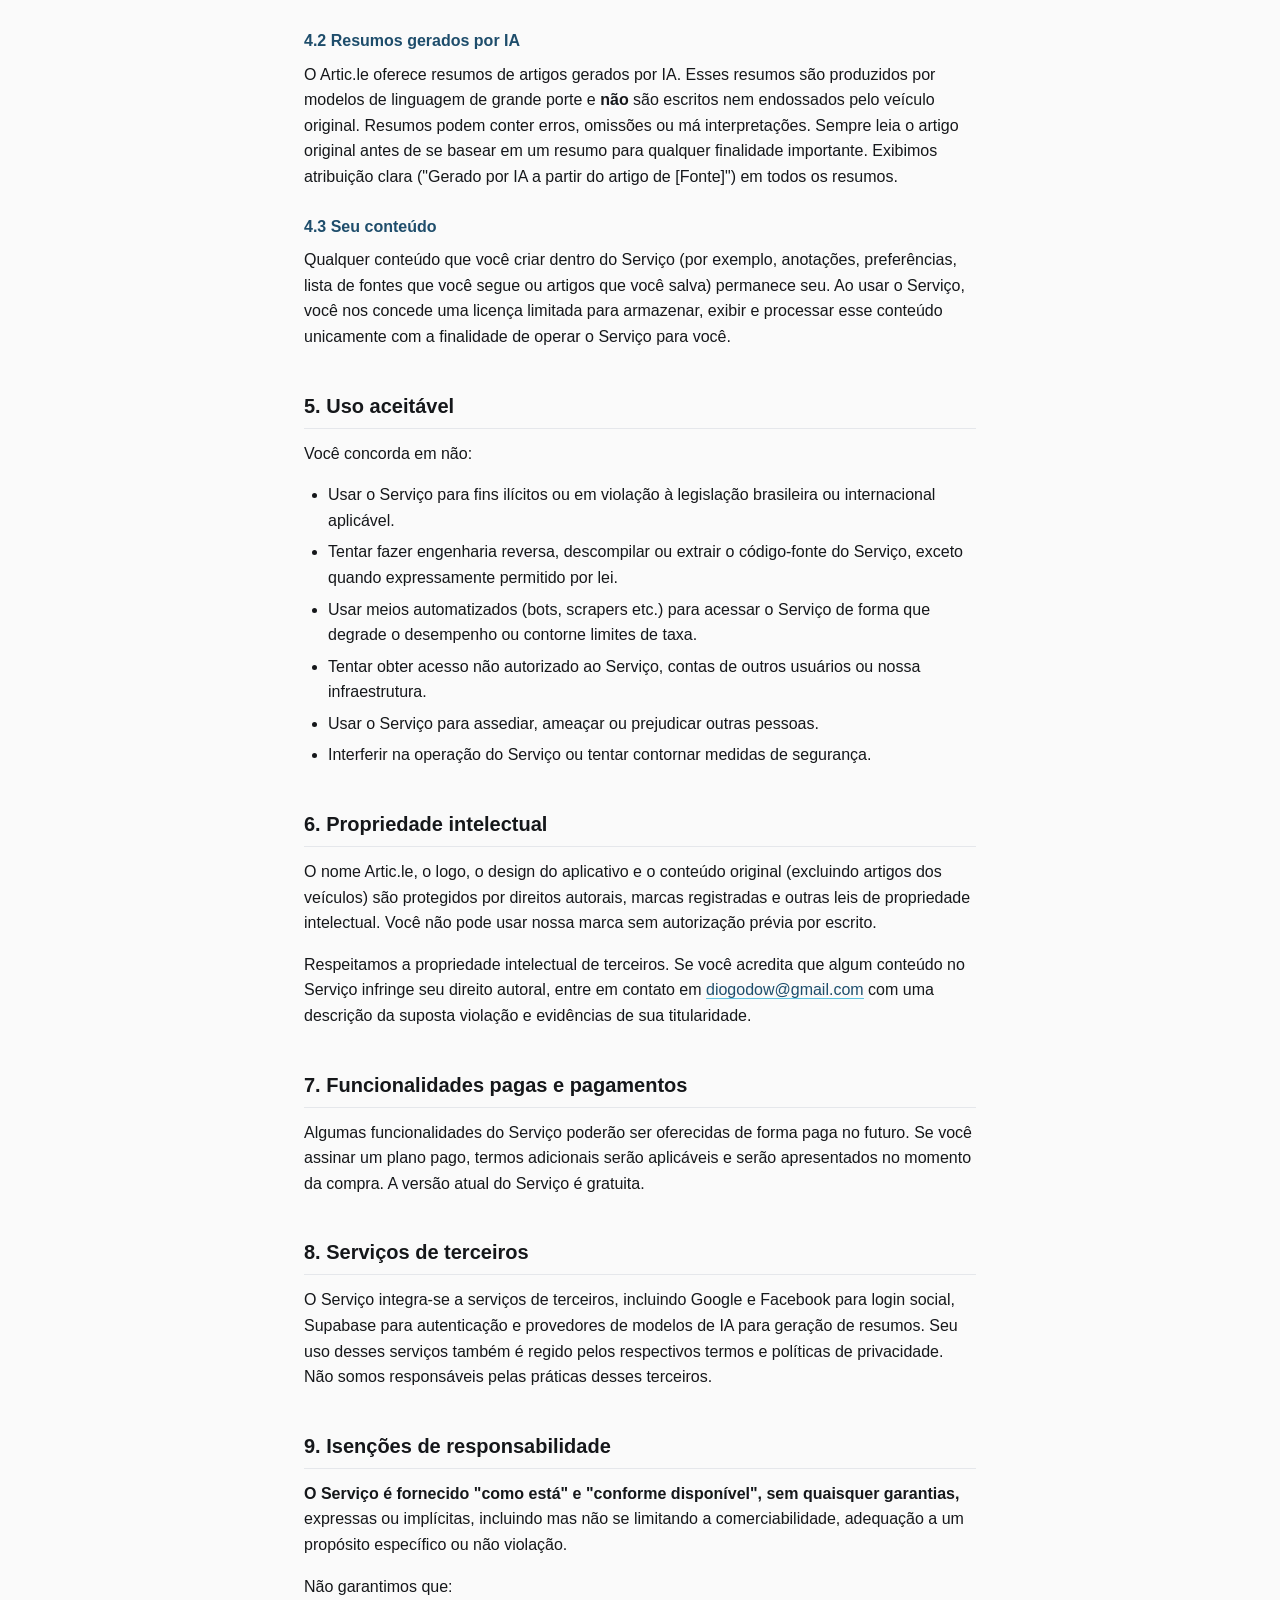
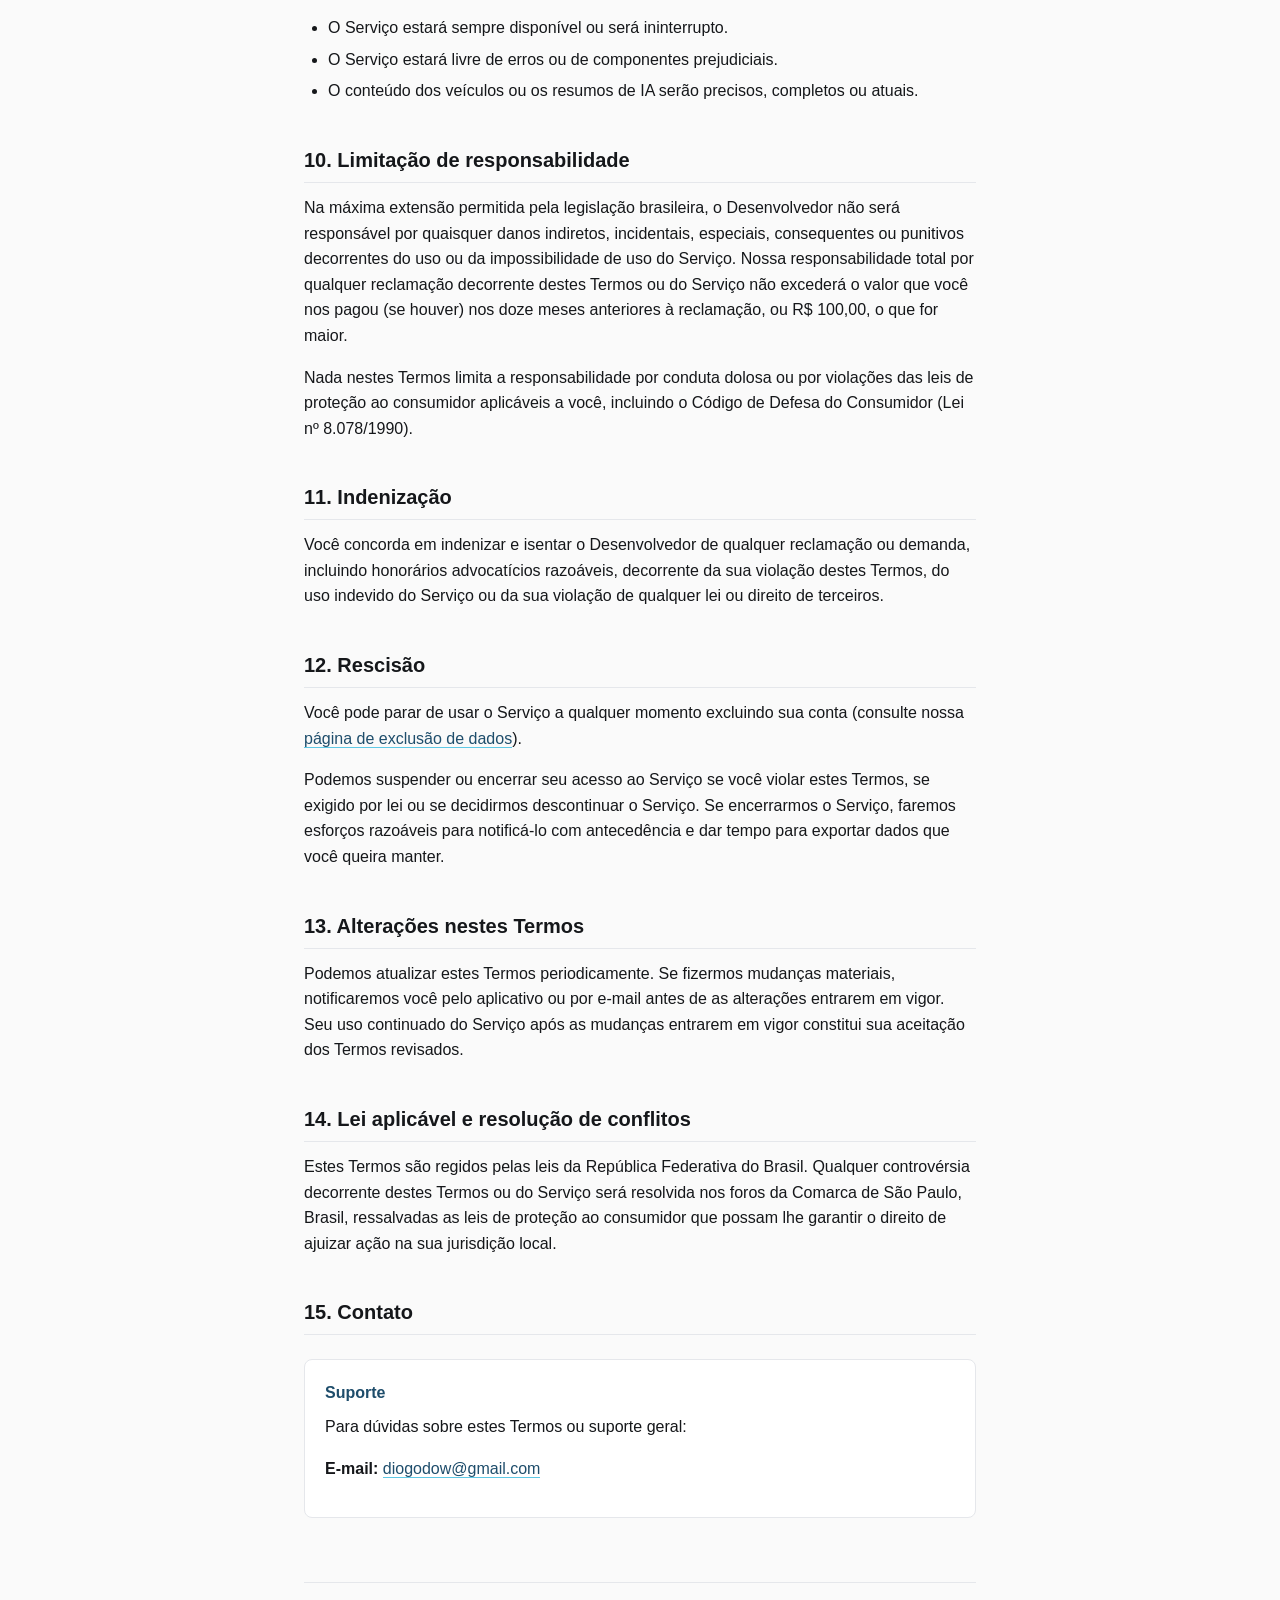
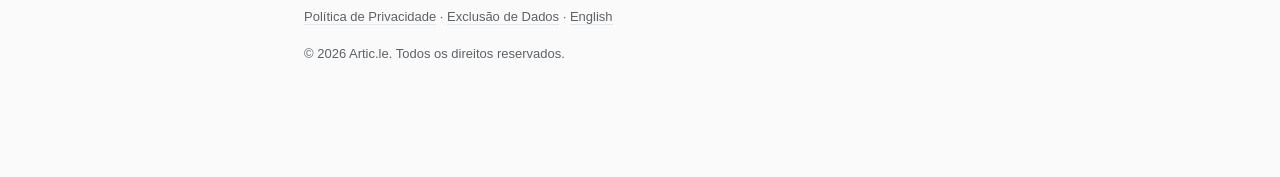
<file: docs/pt/termos-de-uso.html>
<!DOCTYPE html>
<html lang="pt-BR">
<head>
<meta charset="UTF-8">
<meta name="viewport" content="width=device-width, initial-scale=1.0">
<title>Termos de Uso — Artic.le</title>
<meta name="description" content="Termos de Uso do Artic.le, o agregador de notícias calmo.">
<link rel="stylesheet" href="../styles.css">
</head>
<body>
<div class="container">

<header class="brand">
  <span class="brand-mark">A</span>
  <span class="brand-name">Artic<span class="brand-dot">.</span>le</span>
</header>

<h1>Termos de Uso</h1>
<p class="last-updated">Última atualização: 16 de abril de 2026</p>

<p>
Bem-vindo ao Artic.le. Estes Termos de Uso ("Termos") regulam seu acesso e uso do aplicativo móvel Artic.le e serviços relacionados (coletivamente, "o Serviço"). Ao usar o Serviço, você concorda em se vincular a estes Termos. Se você não concorda, por favor não use o Serviço.
</p>

<div class="callout">
  <strong>Resumo em linguagem simples</strong>
  O Artic.le permite ler artigos de veículos de notícias e gerar resumos com IA. Nós não somos donos dos artigos — os veículos são. Seja respeitoso. Não infrinja a lei. Podemos alterar ou encerrar o Serviço se necessário. Os detalhes estão abaixo.
</div>

<h2>1. Sobre o Artic.le</h2>
<p>
Artic.le é um agregador de notícias que permite seguir veículos, ler seus artigos em um navegador integrado e gerar resumos com apoio de inteligência artificial. É operado por um desenvolvedor independente baseado no Brasil ("o Desenvolvedor"). O Serviço é fornecido "como está" — fazemos nosso melhor para mantê-lo funcionando bem, mas não garantimos disponibilidade ininterrupta.
</p>

<h2>2. Elegibilidade</h2>
<p>
Você precisa ter pelo menos 13 anos para usar o Artic.le. Se você for menor da maioridade no seu país de residência, precisa ter permissão de um responsável legal. Ao criar uma conta, você declara que atende a esses requisitos de elegibilidade.
</p>

<h2>3. Sua conta</h2>
<p>
Para usar a maioria dos recursos do Serviço, você precisa criar uma conta. Você é responsável por:
</p>
<ul>
  <li>Fornecer informações verdadeiras ao criar sua conta.</li>
  <li>Manter suas credenciais de login seguras.</li>
  <li>Toda atividade que ocorrer sob sua conta.</li>
  <li>Notificar-nos em <a href="mailto:diogodow@gmail.com">diogodow@gmail.com</a> se suspeitar de acesso não autorizado.</li>
</ul>
<p>
Podemos suspender ou encerrar sua conta se você violar estes Termos ou se envolver em atividades que prejudiquem o Serviço ou outros usuários.
</p>

<h2>4. Propriedade e uso do conteúdo</h2>

<h3>4.1 Artigos e conteúdo dos veículos</h3>
<p>
Os artigos exibidos no Artic.le são de propriedade dos veículos que os criaram ("Fontes"). O Artic.le não possui, licencia nem reivindica quaisquer direitos sobre esse conteúdo. Acessamos o conteúdo via feeds RSS publicamente disponíveis e, ao ler um artigo, abrimos a página do próprio veículo em um navegador integrado, de modo que o tráfego, publicidade e analytics do veículo fluam para ele.
</p>
<p>
Seu uso do conteúdo dos artigos está sujeito aos próprios termos de uso e direitos autorais de cada veículo. O Artic.le não se responsabiliza pela precisão, completude ou legalidade do conteúdo produzido pelos veículos.
</p>

<h3>4.2 Resumos gerados por IA</h3>
<p>
O Artic.le oferece resumos de artigos gerados por IA. Esses resumos são produzidos por modelos de linguagem de grande porte e <strong>não</strong> são escritos nem endossados pelo veículo original. Resumos podem conter erros, omissões ou má interpretações. Sempre leia o artigo original antes de se basear em um resumo para qualquer finalidade importante. Exibimos atribuição clara ("Gerado por IA a partir do artigo de [Fonte]") em todos os resumos.
</p>

<h3>4.3 Seu conteúdo</h3>
<p>
Qualquer conteúdo que você criar dentro do Serviço (por exemplo, anotações, preferências, lista de fontes que você segue ou artigos que você salva) permanece seu. Ao usar o Serviço, você nos concede uma licença limitada para armazenar, exibir e processar esse conteúdo unicamente com a finalidade de operar o Serviço para você.
</p>

<h2>5. Uso aceitável</h2>
<p>Você concorda em não:</p>
<ul>
  <li>Usar o Serviço para fins ilícitos ou em violação à legislação brasileira ou internacional aplicável.</li>
  <li>Tentar fazer engenharia reversa, descompilar ou extrair o código-fonte do Serviço, exceto quando expressamente permitido por lei.</li>
  <li>Usar meios automatizados (bots, scrapers etc.) para acessar o Serviço de forma que degrade o desempenho ou contorne limites de taxa.</li>
  <li>Tentar obter acesso não autorizado ao Serviço, contas de outros usuários ou nossa infraestrutura.</li>
  <li>Usar o Serviço para assediar, ameaçar ou prejudicar outras pessoas.</li>
  <li>Interferir na operação do Serviço ou tentar contornar medidas de segurança.</li>
</ul>

<h2>6. Propriedade intelectual</h2>
<p>
O nome Artic.le, o logo, o design do aplicativo e o conteúdo original (excluindo artigos dos veículos) são protegidos por direitos autorais, marcas registradas e outras leis de propriedade intelectual. Você não pode usar nossa marca sem autorização prévia por escrito.
</p>
<p>
Respeitamos a propriedade intelectual de terceiros. Se você acredita que algum conteúdo no Serviço infringe seu direito autoral, entre em contato em <a href="mailto:diogodow@gmail.com">diogodow@gmail.com</a> com uma descrição da suposta violação e evidências de sua titularidade.
</p>

<h2>7. Funcionalidades pagas e pagamentos</h2>
<p>
Algumas funcionalidades do Serviço poderão ser oferecidas de forma paga no futuro. Se você assinar um plano pago, termos adicionais serão aplicáveis e serão apresentados no momento da compra. A versão atual do Serviço é gratuita.
</p>

<h2>8. Serviços de terceiros</h2>
<p>
O Serviço integra-se a serviços de terceiros, incluindo Google e Facebook para login social, Supabase para autenticação e provedores de modelos de IA para geração de resumos. Seu uso desses serviços também é regido pelos respectivos termos e políticas de privacidade. Não somos responsáveis pelas práticas desses terceiros.
</p>

<h2>9. Isenções de responsabilidade</h2>
<p>
<strong>O Serviço é fornecido "como está" e "conforme disponível", sem quaisquer garantias,</strong> expressas ou implícitas, incluindo mas não se limitando a comerciabilidade, adequação a um propósito específico ou não violação.
</p>
<p>
Não garantimos que:
</p>
<ul>
  <li>O Serviço estará sempre disponível ou será ininterrupto.</li>
  <li>O Serviço estará livre de erros ou de componentes prejudiciais.</li>
  <li>O conteúdo dos veículos ou os resumos de IA serão precisos, completos ou atuais.</li>
</ul>

<h2>10. Limitação de responsabilidade</h2>
<p>
Na máxima extensão permitida pela legislação brasileira, o Desenvolvedor não será responsável por quaisquer danos indiretos, incidentais, especiais, consequentes ou punitivos decorrentes do uso ou da impossibilidade de uso do Serviço. Nossa responsabilidade total por qualquer reclamação decorrente destes Termos ou do Serviço não excederá o valor que você nos pagou (se houver) nos doze meses anteriores à reclamação, ou R$ 100,00, o que for maior.
</p>
<p>
Nada nestes Termos limita a responsabilidade por conduta dolosa ou por violações das leis de proteção ao consumidor aplicáveis a você, incluindo o Código de Defesa do Consumidor (Lei nº 8.078/1990).
</p>

<h2>11. Indenização</h2>
<p>
Você concorda em indenizar e isentar o Desenvolvedor de qualquer reclamação ou demanda, incluindo honorários advocatícios razoáveis, decorrente da sua violação destes Termos, do uso indevido do Serviço ou da sua violação de qualquer lei ou direito de terceiros.
</p>

<h2>12. Rescisão</h2>
<p>
Você pode parar de usar o Serviço a qualquer momento excluindo sua conta (consulte nossa <a href="./exclusao-de-dados.html">página de exclusão de dados</a>).
</p>
<p>
Podemos suspender ou encerrar seu acesso ao Serviço se você violar estes Termos, se exigido por lei ou se decidirmos descontinuar o Serviço. Se encerrarmos o Serviço, faremos esforços razoáveis para notificá-lo com antecedência e dar tempo para exportar dados que você queira manter.
</p>

<h2>13. Alterações nestes Termos</h2>
<p>
Podemos atualizar estes Termos periodicamente. Se fizermos mudanças materiais, notificaremos você pelo aplicativo ou por e-mail antes de as alterações entrarem em vigor. Seu uso continuado do Serviço após as mudanças entrarem em vigor constitui sua aceitação dos Termos revisados.
</p>

<h2>14. Lei aplicável e resolução de conflitos</h2>
<p>
Estes Termos são regidos pelas leis da República Federativa do Brasil. Qualquer controvérsia decorrente destes Termos ou do Serviço será resolvida nos foros da Comarca de São Paulo, Brasil, ressalvadas as leis de proteção ao consumidor que possam lhe garantir o direito de ajuizar ação na sua jurisdição local.
</p>

<h2>15. Contato</h2>
<div class="contact-block">
  <h3>Suporte</h3>
  <p>
    Para dúvidas sobre estes Termos ou suporte geral:
  </p>
  <p>
    <strong>E-mail:</strong> <a href="mailto:diogodow@gmail.com">diogodow@gmail.com</a>
  </p>
</div>

<footer>
  <p>
    <a href="./politica-de-privacidade.html">Política de Privacidade</a> · <a href="./exclusao-de-dados.html">Exclusão de Dados</a> · <a href="../en/terms-of-service.html">English</a>
  </p>
  <p>
    © 2026 Artic.le. Todos os direitos reservados.
  </p>
</footer>

</div>
</body>
</html>
</file>
<file: docs/styles.css>
/* Shared styles for Artic.le legal documents */
:root {
  --bg: #FAFAFA;
  --surface: #FFFFFF;
  --text: #15171A;
  --text-secondary: #5F6368;
  --divider: #E5E7EB;
  --glacial: #5EC8E5;
  --ice: #1E4D6B;
  --warm: #F4A261;
  --chip-bg: #F0F2F5;
}

@media (prefers-color-scheme: dark) {
  :root {
    --bg: #0E1116;
    --surface: #161A21;
    --text: #E8EAED;
    --text-secondary: #9AA0A6;
    --divider: #252A33;
    --chip-bg: #1F252E;
  }
}

* { box-sizing: border-box; }

html, body {
  margin: 0;
  padding: 0;
  background: var(--bg);
  color: var(--text);
  font-family: -apple-system, BlinkMacSystemFont, "Inter", "Segoe UI", Roboto, sans-serif;
  font-size: 16px;
  line-height: 1.6;
  -webkit-text-size-adjust: 100%;
}

.container {
  max-width: 720px;
  margin: 0 auto;
  padding: 48px 24px 96px;
}

header.brand {
  display: flex;
  align-items: center;
  gap: 12px;
  padding-bottom: 32px;
  margin-bottom: 32px;
  border-bottom: 1px solid var(--divider);
}

.brand-mark {
  width: 32px;
  height: 32px;
  border-radius: 50%;
  background: var(--glacial);
  display: inline-flex;
  align-items: center;
  justify-content: center;
  color: #FFFFFF;
  font-weight: 900;
  font-size: 20px;
  font-family: "Inter", -apple-system, sans-serif;
  line-height: 1;
}

.brand-name {
  font-weight: 800;
  font-size: 18px;
  color: var(--text);
}

.brand-dot {
  color: var(--glacial);
}

h1 {
  font-size: 32px;
  font-weight: 800;
  line-height: 1.2;
  margin: 0 0 8px;
  color: var(--text);
}

.last-updated {
  color: var(--text-secondary);
  font-size: 14px;
  margin-bottom: 40px;
}

h2 {
  font-size: 20px;
  font-weight: 700;
  margin: 40px 0 12px;
  color: var(--text);
  padding-bottom: 6px;
  border-bottom: 1px solid var(--divider);
}

h3 {
  font-size: 16px;
  font-weight: 600;
  margin: 24px 0 8px;
  color: var(--ice);
}

@media (prefers-color-scheme: dark) {
  h3 { color: var(--glacial); }
}

p, ul, ol {
  margin: 0 0 16px;
}

ul, ol {
  padding-left: 24px;
}

li {
  margin-bottom: 6px;
}

a {
  color: var(--ice);
  text-decoration: none;
  border-bottom: 1px solid var(--glacial);
}

@media (prefers-color-scheme: dark) {
  a { color: var(--glacial); }
}

a:hover {
  background: var(--chip-bg);
}

strong {
  color: var(--text);
  font-weight: 700;
}

em {
  color: var(--text-secondary);
  font-style: italic;
}

.callout {
  background: var(--chip-bg);
  border-left: 3px solid var(--glacial);
  padding: 16px 20px;
  margin: 24px 0;
  border-radius: 4px;
  font-size: 15px;
}

.callout strong {
  display: block;
  margin-bottom: 6px;
  color: var(--ice);
}

@media (prefers-color-scheme: dark) {
  .callout strong { color: var(--glacial); }
}

footer {
  margin-top: 64px;
  padding-top: 24px;
  border-top: 1px solid var(--divider);
  color: var(--text-secondary);
  font-size: 13px;
}

footer a {
  color: var(--text-secondary);
  border-bottom-color: var(--divider);
}

.contact-block {
  background: var(--surface);
  border: 1px solid var(--divider);
  border-radius: 8px;
  padding: 20px;
  margin: 24px 0;
}

.contact-block h3 {
  margin-top: 0;
}

code {
  background: var(--chip-bg);
  padding: 2px 6px;
  border-radius: 4px;
  font-size: 14px;
  font-family: "SF Mono", "Consolas", monospace;
}

@media (max-width: 600px) {
  .container {
    padding: 32px 20px 64px;
  }
  h1 { font-size: 26px; }
  h2 { font-size: 18px; }
}
</file>
